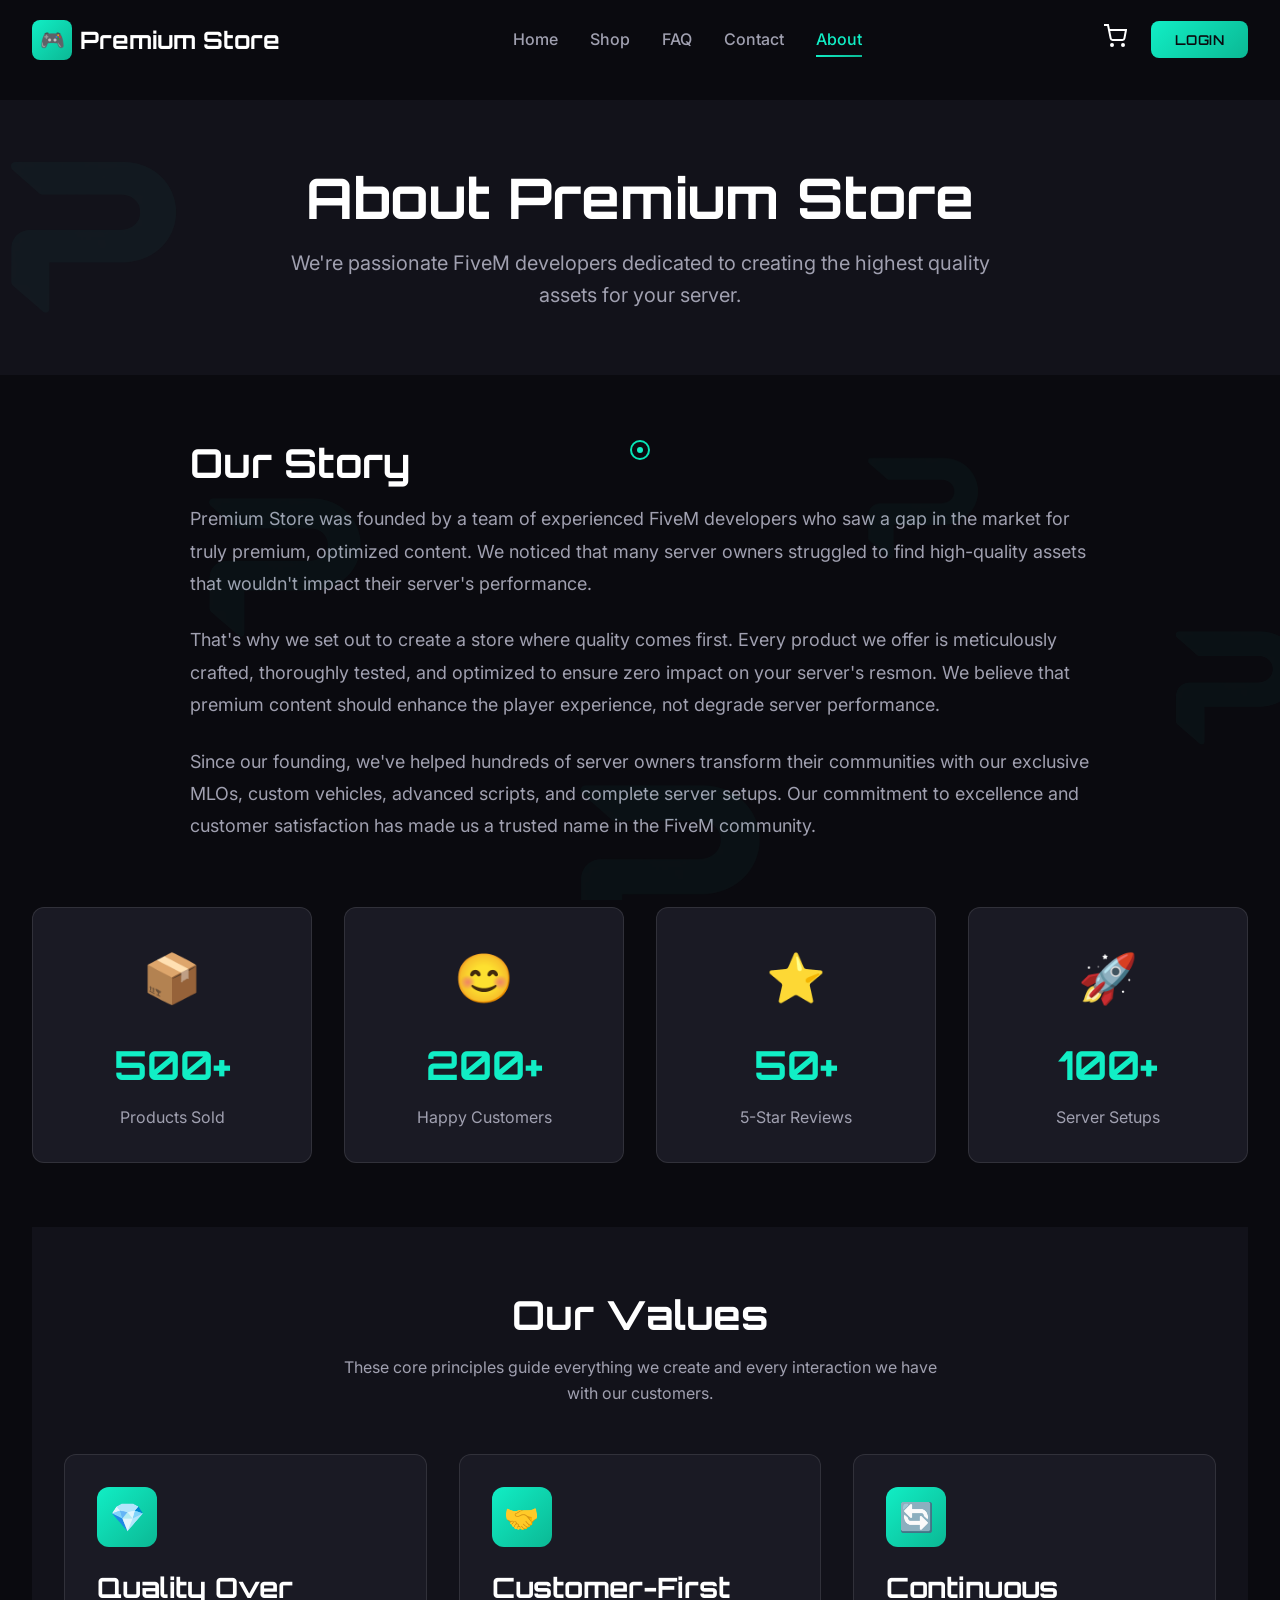
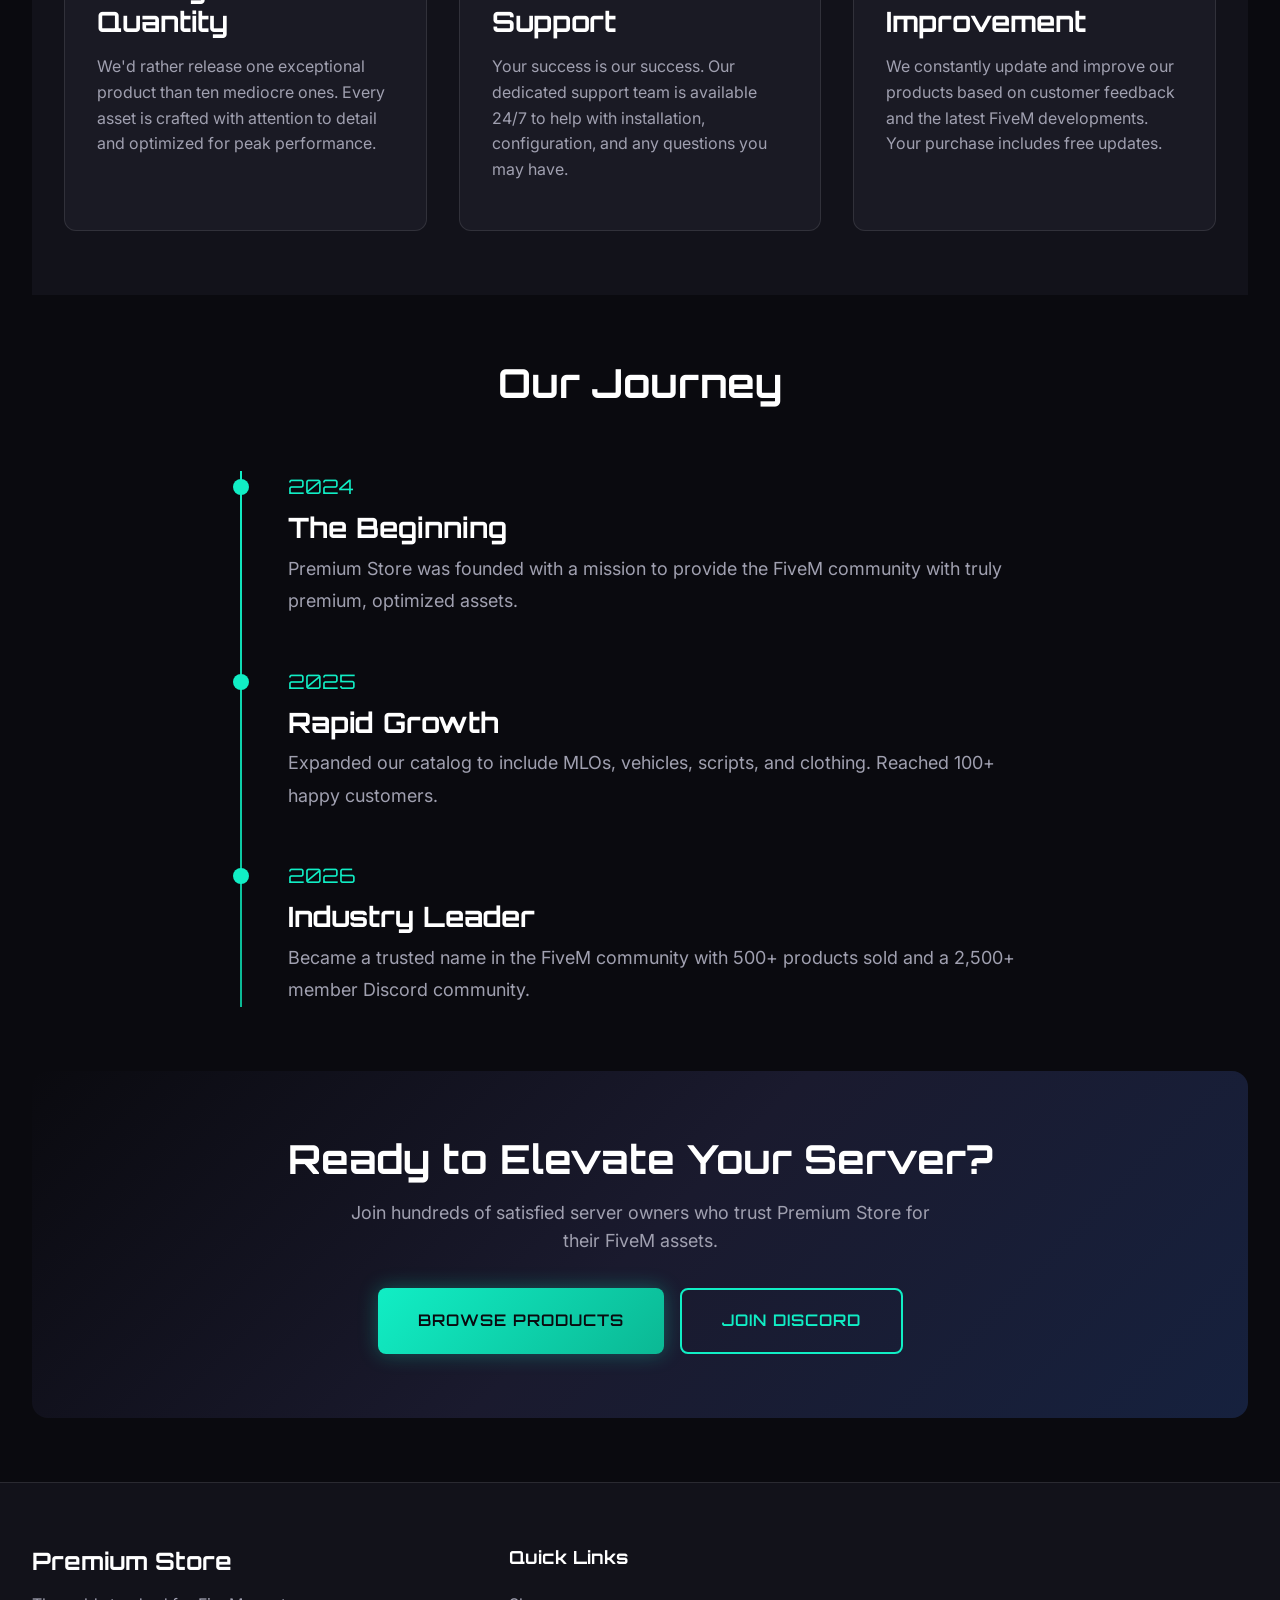
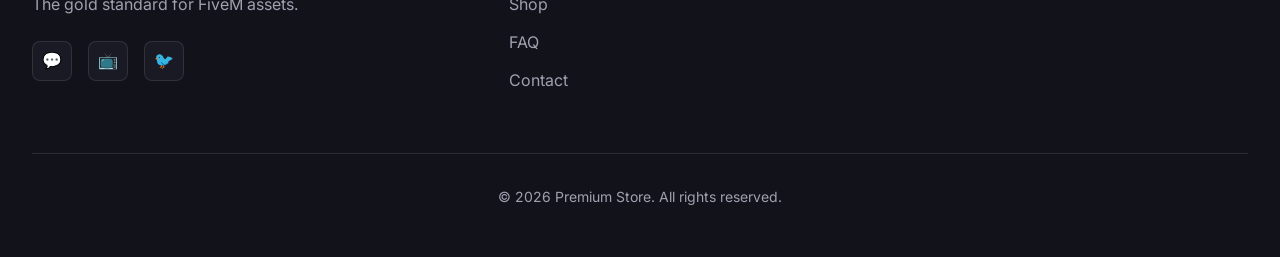
<file: about.html>
<!DOCTYPE html>
<html lang="en">
<head>
  <meta charset="UTF-8">
  <meta name="viewport" content="width=device-width, initial-scale=1.0">
  <meta name="description" content="Learn about Premium Store - Your trusted source for premium FiveM assets.">
  <title>About Us - Premium Store</title>
  <link rel="preconnect" href="https://fonts.googleapis.com">
  <link rel="preconnect" href="https://fonts.gstatic.com" crossorigin>
  <link href="https://fonts.googleapis.com/css2?family=Orbitron:wght@400;500;600;700;800;900&family=Inter:wght@300;400;500;600;700&display=swap" rel="stylesheet">
  <link rel="stylesheet" href="css/style.css">
  <link rel="stylesheet" href="css/components.css">
  <link rel="stylesheet" href="css/auth.css">
  <style>
    .about-page {
      padding-top: 100px;
    }

    .about-hero {
      text-align: center;
      padding: 4rem 0;
      background: var(--bg-secondary);
      margin-bottom: 4rem;
    }

    .about-content {
      max-width: 900px;
      margin: 0 auto;
    }

    .about-content p {
      font-size: 1.125rem;
      line-height: 1.8;
      margin-bottom: 1.5rem;
    }

    .stats-grid {
      display: grid;
      grid-template-columns: repeat(auto-fit, minmax(200px, 1fr));
      gap: 2rem;
      margin: 4rem 0;
    }

    .stat-card {
      background: var(--bg-card);
      border: 1px solid var(--border-color);
      border-radius: 12px;
      padding: 2rem;
      text-align: center;
      transition: all var(--transition-normal);
    }

    .stat-card:hover {
      border-color: var(--accent-primary);
      transform: translateY(-4px);
      box-shadow: var(--shadow-glow);
    }

    .stat-icon {
      font-size: 3rem;
      margin-bottom: 1rem;
    }

    .stat-number {
      font-family: 'Orbitron', sans-serif;
      font-size: 2.5rem;
      font-weight: 700;
      color: var(--accent-primary);
      margin-bottom: 0.5rem;
    }

    .stat-label {
      color: var(--text-secondary);
      font-size: 1rem;
    }

    .values-section {
      background: var(--bg-secondary);
      padding: 4rem 0;
      margin: 4rem 0;
    }

    .values-grid {
      display: grid;
      grid-template-columns: repeat(auto-fit, minmax(280px, 1fr));
      gap: 2rem;
      margin-top: 3rem;
    }

    .value-card {
      background: var(--bg-card);
      border: 1px solid var(--border-color);
      border-radius: 12px;
      padding: 2rem;
    }

    .value-icon {
      width: 60px;
      height: 60px;
      background: var(--gradient-primary);
      border-radius: 12px;
      display: flex;
      align-items: center;
      justify-content: center;
      font-size: 1.75rem;
      margin-bottom: 1.5rem;
    }

    .value-card h3 {
      margin-bottom: 1rem;
    }

    .timeline {
      position: relative;
      max-width: 800px;
      margin: 4rem auto;
      padding-left: 3rem;
    }

    .timeline::before {
      content: '';
      position: absolute;
      left: 0;
      top: 0;
      bottom: 0;
      width: 2px;
      background: var(--gradient-primary);
    }

    .timeline-item {
      position: relative;
      margin-bottom: 3rem;
    }

    .timeline-item::before {
      content: '';
      position: absolute;
      left: -3rem;
      top: 0.5rem;
      width: 16px;
      height: 16px;
      background: var(--accent-primary);
      border-radius: 50%;
      margin-left: -7px;
    }

    .timeline-year {
      font-family: 'Orbitron', sans-serif;
      font-size: 1.25rem;
      color: var(--accent-primary);
      margin-bottom: 0.5rem;
    }

    .timeline-content h3 {
      margin-bottom: 0.5rem;
    }

    .cta-section {
      text-align: center;
      padding: 4rem 2rem;
      background: var(--gradient-hero);
      border-radius: 16px;
      margin: 4rem 0;
    }

    .cta-section h2 {
      margin-bottom: 1rem;
    }

    .cta-section p {
      font-size: 1.125rem;
      margin-bottom: 2rem;
      max-width: 600px;
      margin-left: auto;
      margin-right: auto;
    }
  </style>
</head>
<body>
  <!-- Custom Cursor -->
  <div class="custom-cursor"></div>
  <div class="cursor-dot"></div>
  
  <!-- Navigation -->
  <nav class="navbar">
    <div class="container">
      <a href="index.html" class="navbar-brand">
        <div class="brand-icon">🎮</div>
        <span>Premium Store</span>
      </a>
      
      <ul class="navbar-menu">
        <li><a href="index.html">Home</a></li>
        <li><a href="shop.html">Shop</a></li>
        <li><a href="faq.html">FAQ</a></li>
        <li><a href="contact.html">Contact</a></li>
        <li><a href="about.html" class="active">About</a></li>
      </ul>

      <div class="navbar-actions">
        <div class="cart-icon">
          <svg width="24" height="24" viewBox="0 0 24 24" fill="none" stroke="currentColor" stroke-width="2">
            <circle cx="9" cy="21" r="1"></circle>
            <circle cx="20" cy="21" r="1"></circle>
            <path d="M1 1h4l2.68 13.39a2 2 0 0 0 2 1.61h9.72a2 2 0 0 0 2-1.61L23 6H6"></path>
          </svg>
          <span class="cart-count" style="display: none;">0</span>
        </div>
        
        <!-- Auth Button / Profile Dropdown -->
        <div class="auth-container">
          <button class="auth-btn" id="authBtn">Login</button>
          <div class="profile-dropdown" id="profileDropdown" style="display: none;">
            <div class="profile-trigger" id="profileTrigger">
              <div class="profile-avatar">U</div>
              <span class="profile-username">Username</span>
            </div>
            <div class="dropdown-menu">
              <a href="#" class="dropdown-item">👤 My Profile</a>
              <a href="#" class="dropdown-item">📦 My Orders</a>
              <a href="#" class="dropdown-item">⚙️ Settings</a>
              <div class="dropdown-divider"></div>
              <a href="#" class="dropdown-item logout-btn">🚪 Logout</a>
            </div>
          </div>
        </div>
        
        <div class="menu-toggle">
          <span></span>
          <span></span>
          <span></span>
        </div>
      </div>
    </div>
  </nav>

  <!-- Cart Sidebar -->
  <div class="cart-overlay"></div>
  <div class="cart-sidebar">
    <div class="cart-header">
      <h3>Shopping Cart</h3>
      <button class="modal-close cart-close">&times;</button>
    </div>
    <div class="cart-items"></div>
    <div class="cart-footer">
      <div class="cart-total">
        <span>Total:</span>
        <span class="cart-total-price">€0.00</span>
      </div>
      <div class="currency-converter-collapsible" id="currencyConverter">
        <button class="currency-toggle" onclick="toggleCurrencyConverter()">
          <span class="euro-icon">€</span>
          <span class="toggle-arrow">▼</span>
        </button>
        <div class="currency-dropdown">
          <div class="converter-values">
            <span class="converter-value" id="usd-value">$0.00 USD</span>
            <span class="converter-value" id="rs-value">₹0.00 RS</span>
            <span class="converter-value" id="bdt-value">৳0.00 BDT</span>
          </div>
        </div>
      </div>
      <button class="checkout-btn" onclick="alert('Checkout coming soon!')">Proceed to Checkout</button>
    </div>
  </div>

  <!-- About Page -->
  <section class="about-page">
    <div class="about-hero">
      <div class="container">
        <h1>About Premium Store</h1>
        <p style="font-size: 1.25rem; max-width: 700px; margin: 0 auto;">
          We're passionate FiveM developers dedicated to creating the highest quality assets for your server.
        </p>
      </div>
    </div>

    <div class="container">
      <div class="about-content">
        <h2>Our Story</h2>
        <p>
          Premium Store was founded by a team of experienced FiveM developers who saw a gap in the market for truly premium, optimized content. We noticed that many server owners struggled to find high-quality assets that wouldn't impact their server's performance.
        </p>
        <p>
          That's why we set out to create a store where quality comes first. Every product we offer is meticulously crafted, thoroughly tested, and optimized to ensure zero impact on your server's resmon. We believe that premium content should enhance the player experience, not degrade server performance.
        </p>
        <p>
          Since our founding, we've helped hundreds of server owners transform their communities with our exclusive MLOs, custom vehicles, advanced scripts, and complete server setups. Our commitment to excellence and customer satisfaction has made us a trusted name in the FiveM community.
        </p>
      </div>

      <!-- Stats -->
      <div class="stats-grid">
        <div class="stat-card scroll-animate">
          <div class="stat-icon">📦</div>
          <div class="stat-number">500+</div>
          <div class="stat-label">Products Sold</div>
        </div>
        <div class="stat-card scroll-animate">
          <div class="stat-icon">😊</div>
          <div class="stat-number">200+</div>
          <div class="stat-label">Happy Customers</div>
        </div>
        <div class="stat-card scroll-animate">
          <div class="stat-icon">⭐</div>
          <div class="stat-number">50+</div>
          <div class="stat-label">5-Star Reviews</div>
        </div>
        <div class="stat-card scroll-animate">
          <div class="stat-icon">🚀</div>
          <div class="stat-number">100+</div>
          <div class="stat-label">Server Setups</div>
        </div>
      </div>

      <!-- Values -->
      <div class="values-section">
        <div class="container">
          <h2 class="text-center">Our Values</h2>
          <p class="text-center" style="max-width: 600px; margin: 0 auto;">
            These core principles guide everything we create and every interaction we have with our customers.
          </p>
          
          <div class="values-grid">
            <div class="value-card scroll-animate">
              <div class="value-icon">💎</div>
              <h3>Quality Over Quantity</h3>
              <p>We'd rather release one exceptional product than ten mediocre ones. Every asset is crafted with attention to detail and optimized for peak performance.</p>
            </div>
            
            <div class="value-card scroll-animate">
              <div class="value-icon">🤝</div>
              <h3>Customer-First Support</h3>
              <p>Your success is our success. Our dedicated support team is available 24/7 to help with installation, configuration, and any questions you may have.</p>
            </div>
            
            <div class="value-card scroll-animate">
              <div class="value-icon">🔄</div>
              <h3>Continuous Improvement</h3>
              <p>We constantly update and improve our products based on customer feedback and the latest FiveM developments. Your purchase includes free updates.</p>
            </div>
          </div>
        </div>
      </div>

      <!-- Journey -->
      <div class="about-content">
        <h2 class="text-center">Our Journey</h2>
        
        <div class="timeline">
          <div class="timeline-item scroll-animate">
            <div class="timeline-year">2024</div>
            <div class="timeline-content">
              <h3>The Beginning</h3>
              <p>Premium Store was founded with a mission to provide the FiveM community with truly premium, optimized assets.</p>
            </div>
          </div>
          
          <div class="timeline-item scroll-animate">
            <div class="timeline-year">2025</div>
            <div class="timeline-content">
              <h3>Rapid Growth</h3>
              <p>Expanded our catalog to include MLOs, vehicles, scripts, and clothing. Reached 100+ happy customers.</p>
            </div>
          </div>
          
          <div class="timeline-item scroll-animate">
            <div class="timeline-year">2026</div>
            <div class="timeline-content">
              <h3>Industry Leader</h3>
              <p>Became a trusted name in the FiveM community with 500+ products sold and a 2,500+ member Discord community.</p>
            </div>
          </div>
        </div>
      </div>

      <!-- CTA -->
      <div class="cta-section scroll-animate">
        <h2>Ready to Elevate Your Server?</h2>
        <p>Join hundreds of satisfied server owners who trust Premium Store for their FiveM assets.</p>
        <div style="display: flex; gap: 1rem; justify-content: center; flex-wrap: wrap;">
          <a href="shop.html" class="btn btn-primary btn-large">Browse Products</a>
          <a href="https://discord.gg/422q6dPwVw" target="_blank" class="btn btn-secondary btn-large">Join Discord</a>
        </div>
      </div>
    </div>
  </section>

  <!-- Footer -->
  <footer class="footer">
    <div class="container">
      <div class="footer-grid">
        <div class="footer-brand">
          <h3>Premium Store</h3>
          <p>The gold standard for FiveM assets.</p>
          <div class="social-links">
            <a href="#" class="social-link">💬</a>
            <a href="#" class="social-link">📺</a>
            <a href="#" class="social-link">🐦</a>
          </div>
        </div>
        
        <div class="footer-section">
          <h4>Quick Links</h4>
          <ul class="footer-links">
            <li><a href="shop.html">Shop</a></li>
            <li><a href="faq.html">FAQ</a></li>
            <li><a href="contact.html">Contact</a></li>
          </ul>
        </div>
      </div>
      
      <div class="footer-bottom">
        <p>&copy; 2026 Premium Store. All rights reserved.</p>
      </div>
    </div>
  </footer>

  <!-- Auth Modal -->
<div class="modal auth-modal" id="authModal">
    <div class="modal-content auth-content">
      <button class="modal-close" id="authModalClose">&times;</button>
      
      <div class="auth-header">
        <h2>Welcome to Premium Store</h2>
        <p>Choose your login method to continue</p>
      </div>
      
      <div class="oauth-buttons">
        <button type="button" class="oauth-btn discord-btn" onclick="loginWithDiscord()">
          <span>Login with Discord</span>
        </button>
        
        <button type="button" class="oauth-btn cfx-btn" onclick="loginWithCFX()">
          <img src="assets/images/cfx.png" alt="CFX">
          <span>Login with CFX</span>
        </button>
      </div>
      
      <p class="auth-note">By logging in, you agree to our <a href="terms-of-service.html" class="auth-link">Terms of Service</a> and <a href="privacy-policy.html" class="auth-link">Privacy Policy</a></p>
    </div>
  </div>

  <script src="js/database.js"></script>
  <script src="js/auth.js"></script>
  <script src="js/main.js"></script>
</body>
</html>
</file>
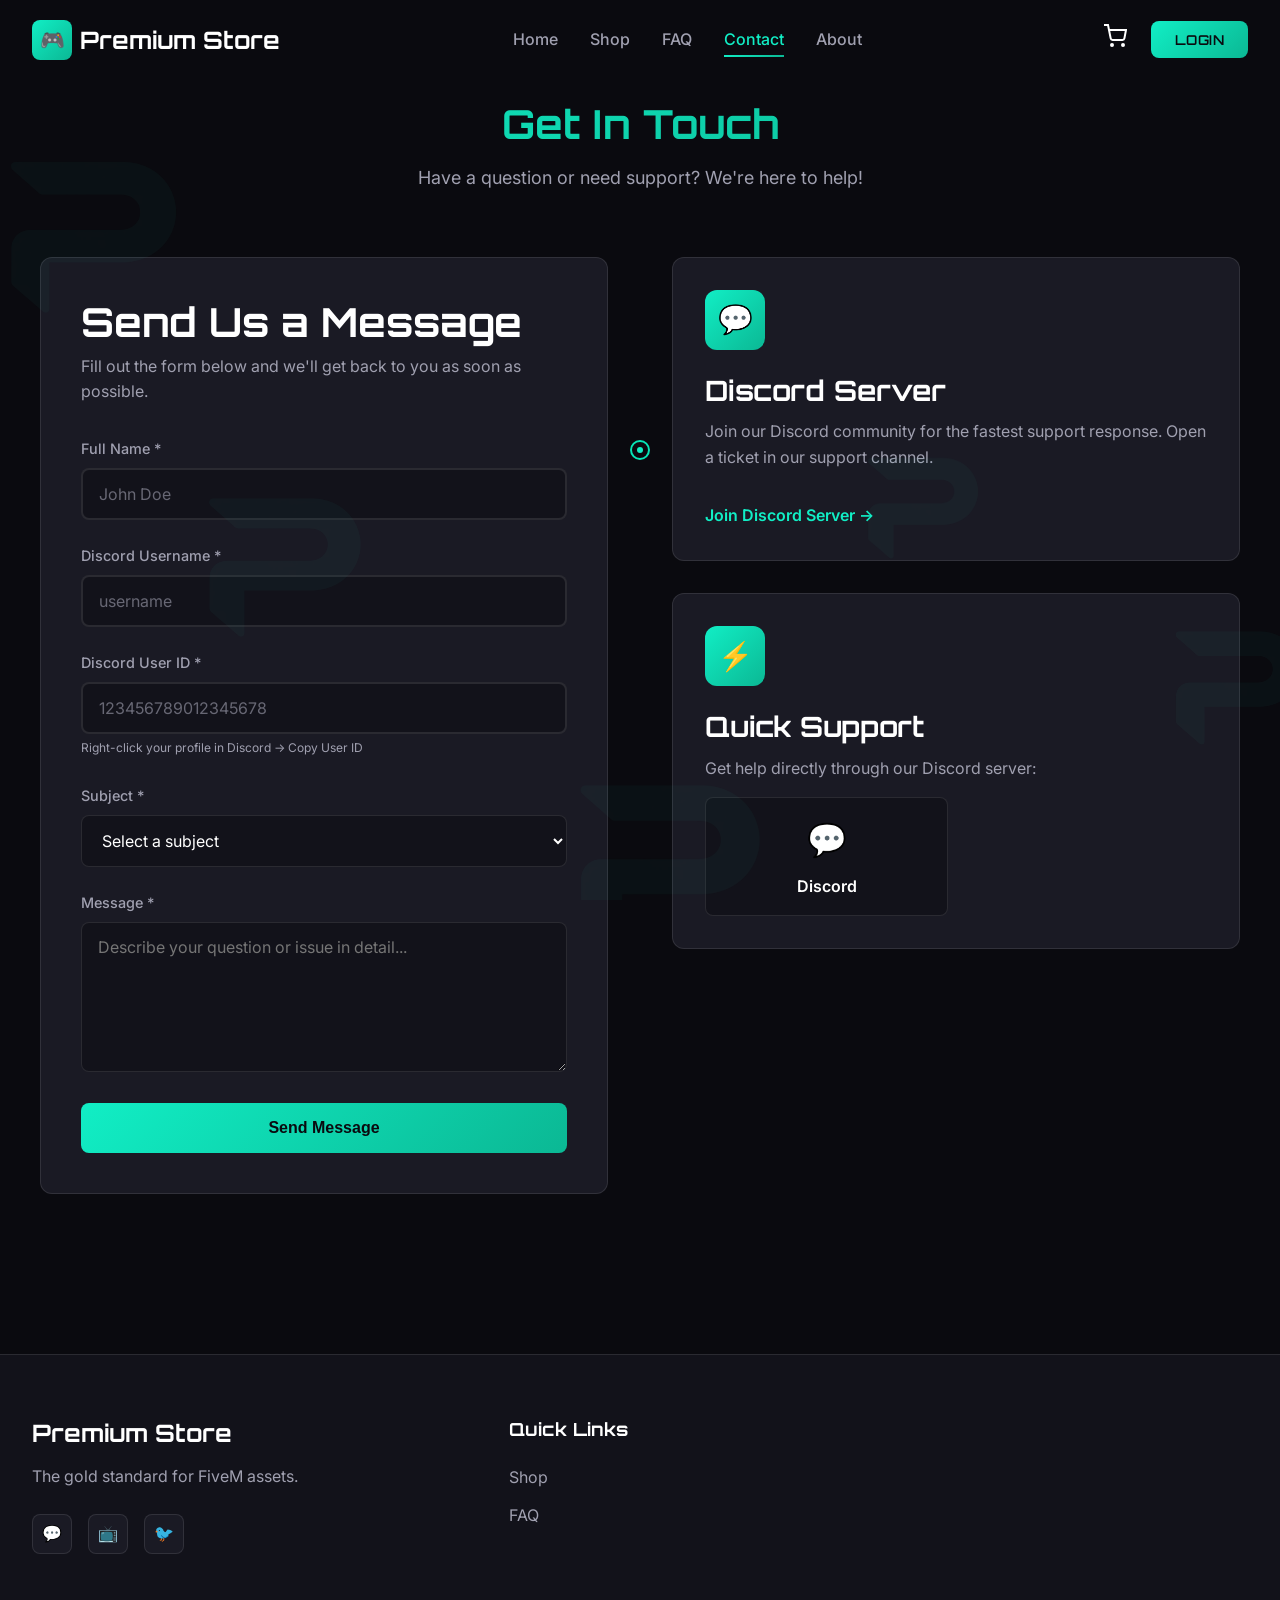
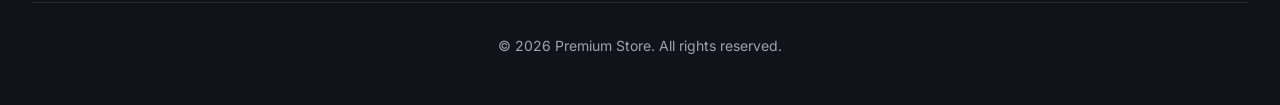
<file: contact.html>
<!DOCTYPE html>
<html lang="en">
<head>
  <meta charset="UTF-8">
  <meta name="viewport" content="width=device-width, initial-scale=1.0">
  <meta name="description" content="Contact Premium Store - Get in touch with our support team.">
  <title>Contact Us - Premium Store</title>
  <link rel="preconnect" href="https://fonts.googleapis.com">
  <link rel="preconnect" href="https://fonts.gstatic.com" crossorigin>
  <link href="https://fonts.googleapis.com/css2?family=Orbitron:wght@400;500;600;700;800;900&family=Inter:wght@300;400;500;600;700&display=swap" rel="stylesheet">
  <link rel="stylesheet" href="css/style.css">
  <link rel="stylesheet" href="css/components.css">
  <link rel="stylesheet" href="css/auth.css">
  <style>
    .contact-page {
      padding-top: 100px;
    }

    .contact-grid {
      display: grid;
      grid-template-columns: 1fr 1fr;
      gap: 4rem;
      max-width: 1200px;
      margin: 0 auto;
    }

    .contact-form-container {
      background: var(--bg-card);
      border: 1px solid var(--border-color);
      border-radius: 12px;
      padding: 2.5rem;
    }

    .contact-form-container h2 {
      margin-bottom: 0.5rem;
    }

    .contact-form-container > p {
      margin-bottom: 2rem;
    }

    .form-group {
      margin-bottom: 1.5rem;
    }

    .form-group label {
      display: block;
      margin-bottom: 0.5rem;
      color: var(--text-secondary);
      font-weight: 500;
    }

    .form-group input,
    .form-group select,
    .form-group textarea {
      width: 100%;
      padding: 0.875rem 1rem;
      background: var(--bg-secondary);
      border: 1px solid var(--border-color);
      border-radius: 8px;
      color: var(--text-primary);
      font-family: 'Inter', sans-serif;
      font-size: 1rem;
      transition: all var(--transition-fast);
    }

    .form-group input:focus,
    .form-group select:focus,
    .form-group textarea:focus {
      outline: none;
      border-color: var(--accent-primary);
      box-shadow: 0 0 0 3px rgba(0, 212, 255, 0.1);
    }

    .form-group textarea {
      min-height: 150px;
      resize: vertical;
    }

    .submit-btn {
      width: 100%;
      padding: 1rem;
      background: var(--gradient-primary);
      color: var(--bg-primary);
      border: none;
      border-radius: 8px;
      font-weight: 700;
      font-size: 1rem;
      cursor: pointer;
      transition: all var(--transition-fast);
    }

    .submit-btn:hover {
      box-shadow: var(--shadow-glow);
      transform: translateY(-2px);
    }

    .contact-info {
      display: flex;
      flex-direction: column;
      gap: 2rem;
    }

    .info-card {
      background: var(--bg-card);
      border: 1px solid var(--border-color);
      border-radius: 12px;
      padding: 2rem;
      transition: all var(--transition-normal);
    }

    .info-card:hover {
      border-color: var(--accent-primary);
      transform: translateY(-4px);
      box-shadow: var(--shadow-glow);
    }

    .info-icon {
      width: 60px;
      height: 60px;
      background: var(--gradient-primary);
      border-radius: 12px;
      display: flex;
      align-items: center;
      justify-content: center;
      font-size: 1.75rem;
      margin-bottom: 1.5rem;
    }

    .info-card h3 {
      margin-bottom: 0.75rem;
    }

    .info-card p {
      margin-bottom: 1rem;
    }

    .info-link {
      display: inline-flex;
      align-items: center;
      gap: 0.5rem;
      color: var(--accent-primary);
      font-weight: 600;
      transition: all var(--transition-fast);
    }

    .info-link:hover {
      gap: 0.75rem;
    }

    .response-time {
      background: rgba(0, 212, 255, 0.1);
      border: 1px solid var(--accent-primary);
      border-radius: 8px;
      padding: 1rem 1.5rem;
      margin-top: 1rem;
    }

    .response-time strong {
      color: var(--accent-primary);
    }

    .contact-methods {
      display: grid;
      grid-template-columns: repeat(2, 1fr);
      gap: 1rem;
      margin-top: 1rem;
    }

    .method-btn {
      padding: 1rem;
      background: var(--bg-secondary);
      border: 1px solid var(--border-color);
      border-radius: 8px;
      text-align: center;
      transition: all var(--transition-fast);
      cursor: pointer;
    }

    .method-btn:hover {
      border-color: var(--accent-primary);
      background: var(--bg-card);
    }

    .method-icon {
      font-size: 2rem;
      margin-bottom: 0.5rem;
    }

    .method-label {
      font-weight: 600;
      color: var(--text-primary);
    }

    @media (max-width: 992px) {
      .contact-grid {
        grid-template-columns: 1fr;
        gap: 3rem;
      }
    }

    @media (max-width: 576px) {
      .contact-methods {
        grid-template-columns: 1fr;
      }
    }
  </style>
</head>
<body>
  <!-- Custom Cursor -->
  <div class="custom-cursor"></div>
  <div class="cursor-dot"></div>
  
  <!-- Navigation -->
  <nav class="navbar">
    <div class="container">
      <a href="index.html" class="navbar-brand">
        <div class="brand-icon">🎮</div>
        <span>Premium Store</span>
      </a>
      
      <ul class="navbar-menu">
        <li><a href="index.html">Home</a></li>
        <li><a href="shop.html">Shop</a></li>
        <li><a href="faq.html">FAQ</a></li>
        <li><a href="contact.html" class="active">Contact</a></li>
        <li><a href="about.html">About</a></li>
      </ul>

      <div class="navbar-actions">
        <div class="cart-icon">
          <svg width="24" height="24" viewBox="0 0 24 24" fill="none" stroke="currentColor" stroke-width="2">
            <circle cx="9" cy="21" r="1"></circle>
            <circle cx="20" cy="21" r="1"></circle>
            <path d="M1 1h4l2.68 13.39a2 2 0 0 0 2 1.61h9.72a2 2 0 0 0 2-1.61L23 6H6"></path>
          </svg>
          <span class="cart-count" style="display: none;">0</span>
        </div>
        
        <!-- Auth Button / Profile Dropdown -->
        <div class="auth-container">
          <button class="auth-btn" id="authBtn">Login</button>
          <div class="profile-dropdown" id="profileDropdown" style="display: none;">
            <div class="profile-trigger" id="profileTrigger">
              <div class="profile-avatar">U</div>
              <span class="profile-username">Username</span>
            </div>
            <div class="dropdown-menu">
              <a href="#" class="dropdown-item">👤 My Profile</a>
              <a href="#" class="dropdown-item">📦 My Orders</a>
              <a href="#" class="dropdown-item">⚙️ Settings</a>
              <div class="dropdown-divider"></div>
              <a href="#" class="dropdown-item logout-btn">🚪 Logout</a>
            </div>
          </div>
        </div>
        
        <div class="menu-toggle">
          <span></span>
          <span></span>
          <span></span>
        </div>
      </div>
    </div>
  </nav>

  <!-- Cart Sidebar -->
  <div class="cart-overlay"></div>
  <div class="cart-sidebar">
    <div class="cart-header">
      <h3>Shopping Cart</h3>
      <button class="modal-close cart-close">&times;</button>
    </div>
    <div class="cart-items"></div>
    <div class="cart-footer">
      <div class="cart-total">
        <span>Total:</span>
        <span class="cart-total-price">€0.00</span>
      </div>
      <div class="currency-converter-collapsible" id="currencyConverter">
        <button class="currency-toggle" onclick="toggleCurrencyConverter()">
          <span class="euro-icon">€</span>
          <span class="toggle-arrow">▼</span>
        </button>
        <div class="currency-dropdown">
          <div class="converter-values">
            <span class="converter-value" id="usd-value">$0.00 USD</span>
            <span class="converter-value" id="rs-value">₹0.00 RS</span>
            <span class="converter-value" id="bdt-value">৳0.00 BDT</span>
          </div>
        </div>
      </div>
      <button class="checkout-btn" onclick="alert('Checkout coming soon!')">Proceed to Checkout</button>
    </div>
  </div>

  <!-- Contact Page -->
  <section class="contact-page section">
    <div class="container">
      <div class="section-header">
        <h2>Get In Touch</h2>
        <p>Have a question or need support? We're here to help!</p>
      </div>

      <div class="contact-grid">
        <!-- Contact Form -->
        <div class="contact-form-container scroll-animate">
          <h2>Send Us a Message</h2>
          <p>Fill out the form below and we'll get back to you as soon as possible.</p>
          
          <form id="contact-form">
            <div class="form-group">
              <label for="name">Full Name *</label>
              <input type="text" id="name" name="name" required placeholder="John Doe">
            </div>

            <div class="form-group">
              <label for="discord">Discord Username *</label>
              <input type="text" id="discord" name="discord" required placeholder="username">
            </div>

            <div class="form-group">
              <label for="discord-id">Discord User ID *</label>
              <input type="text" id="discord-id" name="discord-id" required placeholder="123456789012345678" pattern="[0-9]{17,19}">
              <small style="color: var(--text-secondary); font-size: 0.75rem;">Right-click your profile in Discord → Copy User ID</small>
            </div>

            <div class="form-group">
              <label for="subject">Subject *</label>
              <select id="subject" name="subject" required>
                <option value="">Select a subject</option>
                <option value="support">Technical Support</option>
                <option value="pre-sale">Pre-Sale Question</option>
                <option value="custom">Custom Work Request</option>
                <option value="refund">Refund Request</option>
                <option value="bug">Bug Report</option>
                <option value="other">Other</option>
              </select>
            </div>

            <div class="form-group">
              <label for="message">Message *</label>
              <textarea id="message" name="message" required placeholder="Describe your question or issue in detail..."></textarea>
            </div>

            <button type="submit" class="submit-btn">Send Message</button>
          </form>
        </div>

        <!-- Contact Info -->
        <div class="contact-info">
          <div class="info-card scroll-animate">
            <div class="info-icon">💬</div>
            <h3>Discord Server</h3>
            <p>Join our Discord community for the fastest support response. Open a ticket in our support channel.</p>
            <a href="https://discord.gg/422q6dPwVw" target="_blank" class="info-link" style="margin-top: 1rem;">
              Join Discord Server →
            </a>
          </div>

          <div class="info-card scroll-animate">
            <div class="info-icon">⚡</div>
            <h3>Quick Support</h3>
            <p>Get help directly through our Discord server:</p>
            <div class="contact-methods" style="margin-top: 1rem;">
              <div class="method-btn" onclick="window.open('https://discord.gg/422q6dPwVw', '_blank')">
                <div class="method-icon">💬</div>
                <div class="method-label">Discord</div>
              </div>
            </div>
          </div>
        </div>
      </div>
    </div>
  </section>

  <!-- Footer -->
  <footer class="footer">
    <div class="container">
      <div class="footer-grid">
        <div class="footer-brand">
          <h3>Premium Store</h3>
          <p>The gold standard for FiveM assets.</p>
          <div class="social-links">
            <a href="#" class="social-link">💬</a>
            <a href="#" class="social-link">📺</a>
            <a href="#" class="social-link">🐦</a>
          </div>
        </div>
        
        <div class="footer-section">
          <h4>Quick Links</h4>
          <ul class="footer-links">
            <li><a href="shop.html">Shop</a></li>
            <li><a href="faq.html">FAQ</a></li>
          </ul>
        </div>
      </div>
      
      <div class="footer-bottom">
        <p>&copy; 2026 Premium Store. All rights reserved.</p>
      </div>
    </div>
  </footer>

  <!-- Auth Modal -->
<div class="modal auth-modal" id="authModal">
    <div class="modal-content auth-content">
      <button class="modal-close" id="authModalClose">&times;</button>
      
      <div class="auth-header">
        <h2>Welcome to Premium Store</h2>
        <p>Choose your login method to continue</p>
      </div>
      
      <div class="oauth-buttons">
        <button type="button" class="oauth-btn discord-btn" onclick="loginWithDiscord()">
          <span>Login with Discord</span>
        </button>
        
        <button type="button" class="oauth-btn cfx-btn" onclick="loginWithCFX()">
          <img src="assets/images/cfx.png" alt="CFX">
          <span>Login with CFX</span>
        </button>
      </div>
      
      <p class="auth-note">By logging in, you agree to our <a href="terms-of-service.html" class="auth-link">Terms of Service</a> and <a href="privacy-policy.html" class="auth-link">Privacy Policy</a></p>
    </div>
  </div>

  <script src="js/database.js"></script>
  <script src="js/auth.js"></script>
  <script src="js/main.js"></script>
  <script>
    // Discord Webhook Configuration
    const DISCORD_WEBHOOK_URL = 'https://discord.com/api/webhooks/1492761279184764988/N1s7csIbQHXG6NcgfMOFf3-kT7A9PnWjiaATyZF8e-M7plzQBS8HuL-UNVaHknOWnGwd';

    // Contact Form Submission with Discord Webhook
    document.addEventListener('DOMContentLoaded', () => {
      const contactForm = document.getElementById('contact-form');
      
      contactForm.addEventListener('submit', async (e) => {
        e.preventDefault();
        
        // Get form data
        const formData = {
          name: document.getElementById('name').value,
          discord: document.getElementById('discord').value,
          discordId: document.getElementById('discord-id').value,
          subject: document.getElementById('subject').value,
          message: document.getElementById('message').value,
          timestamp: new Date().toISOString()
        };

        // Send to Discord webhook
        await sendToDiscordWebhook(formData);
        
        // Show success modal
        showSuccessModal();
        
        // Reset form
        contactForm.reset();
      });
    });

    // Show success modal function
        function showSuccessModal() {
          const successModal = document.getElementById('successModal');
          if (successModal) {
            successModal.classList.add('active');
          }
        }
    
        async function sendToDiscordWebhook(formData) {
      // Subject mapping for better display
      const subjectLabels = {
        'support': 'Technical Support',
        'pre-sale': 'Pre-Sale Question',
        'custom': 'Custom Work Request',
        'refund': 'Refund Request',
        'bug': 'Bug Report',
        'other': 'Other'
      };

      const embed = {
        title: '📨 New Contact Form Submission',
        color: 0x11eec5, // Teal color matching theme
        fields: [
          {
            name: '👤 Name',
            value: formData.name || 'Not provided',
            inline: true
          },
          {
            name: '💬 Discord',
            value: formData.discord || 'Not provided',
            inline: true
          },
          {
            name: '🆔 Discord User ID',
            value: `<@${formData.discordId}>` || 'Not provided',
            inline: false
          },
          {
            name: '📝 Subject',
            value: subjectLabels[formData.subject] || formData.subject,
            inline: false
          },
          {
            name: '📄 Message',
            value: formData.message.length > 1024 ? formData.message.substring(0, 1021) + '...' : formData.message,
            inline: false
          }
        ],
        footer: {
          text: 'Premium Store Contact Form'
        },
        timestamp: formData.timestamp
      };

      const payload = {
        username: 'Premium Store Contact Bot',
        avatar_url: 'https://your-logo-url-here.png',
        embeds: [embed]
      };

      try {
        // Check if webhook URL is configured
        if (DISCORD_WEBHOOK_URL === 'YOUR_DISCORD_WEBHOOK_URL_HERE') {
          console.log('Discord webhook not configured. Form data:', formData);
          return;
        }

        const response = await fetch(DISCORD_WEBHOOK_URL, {
          method: 'POST',
          headers: {
            'Content-Type': 'application/json'
          },
          body: JSON.stringify(payload)
        });

        if (!response.ok) {
          throw new Error('Failed to send webhook');
        }

        console.log('Message sent to Discord successfully');
      } catch (error) {
        console.error('Error sending to Discord:', error);
        // Still show success to user even if webhook fails
      }
    }
  </script>
  <!-- Success Modal -->
  <div class="modal success-modal" id="successModal">
    <div class="modal-content success-content">
      <div class="success-icon">✓</div>
      <h2>Message Sent Successfully!</h2>
      <p>Your message has been sent to our team. We'll get back to you soon!</p>
      <p style="color: var(--text-secondary); margin-top: 1rem;">To proceed, please join our Discord server:</p>
      <a href="https://discord.gg/422q6dPwVw" target="_blank" class="join-discord-btn">
        <span>💬</span> Join Discord to Proceed
      </a>
    </div>
  </div>

</body>
</html>
</file>
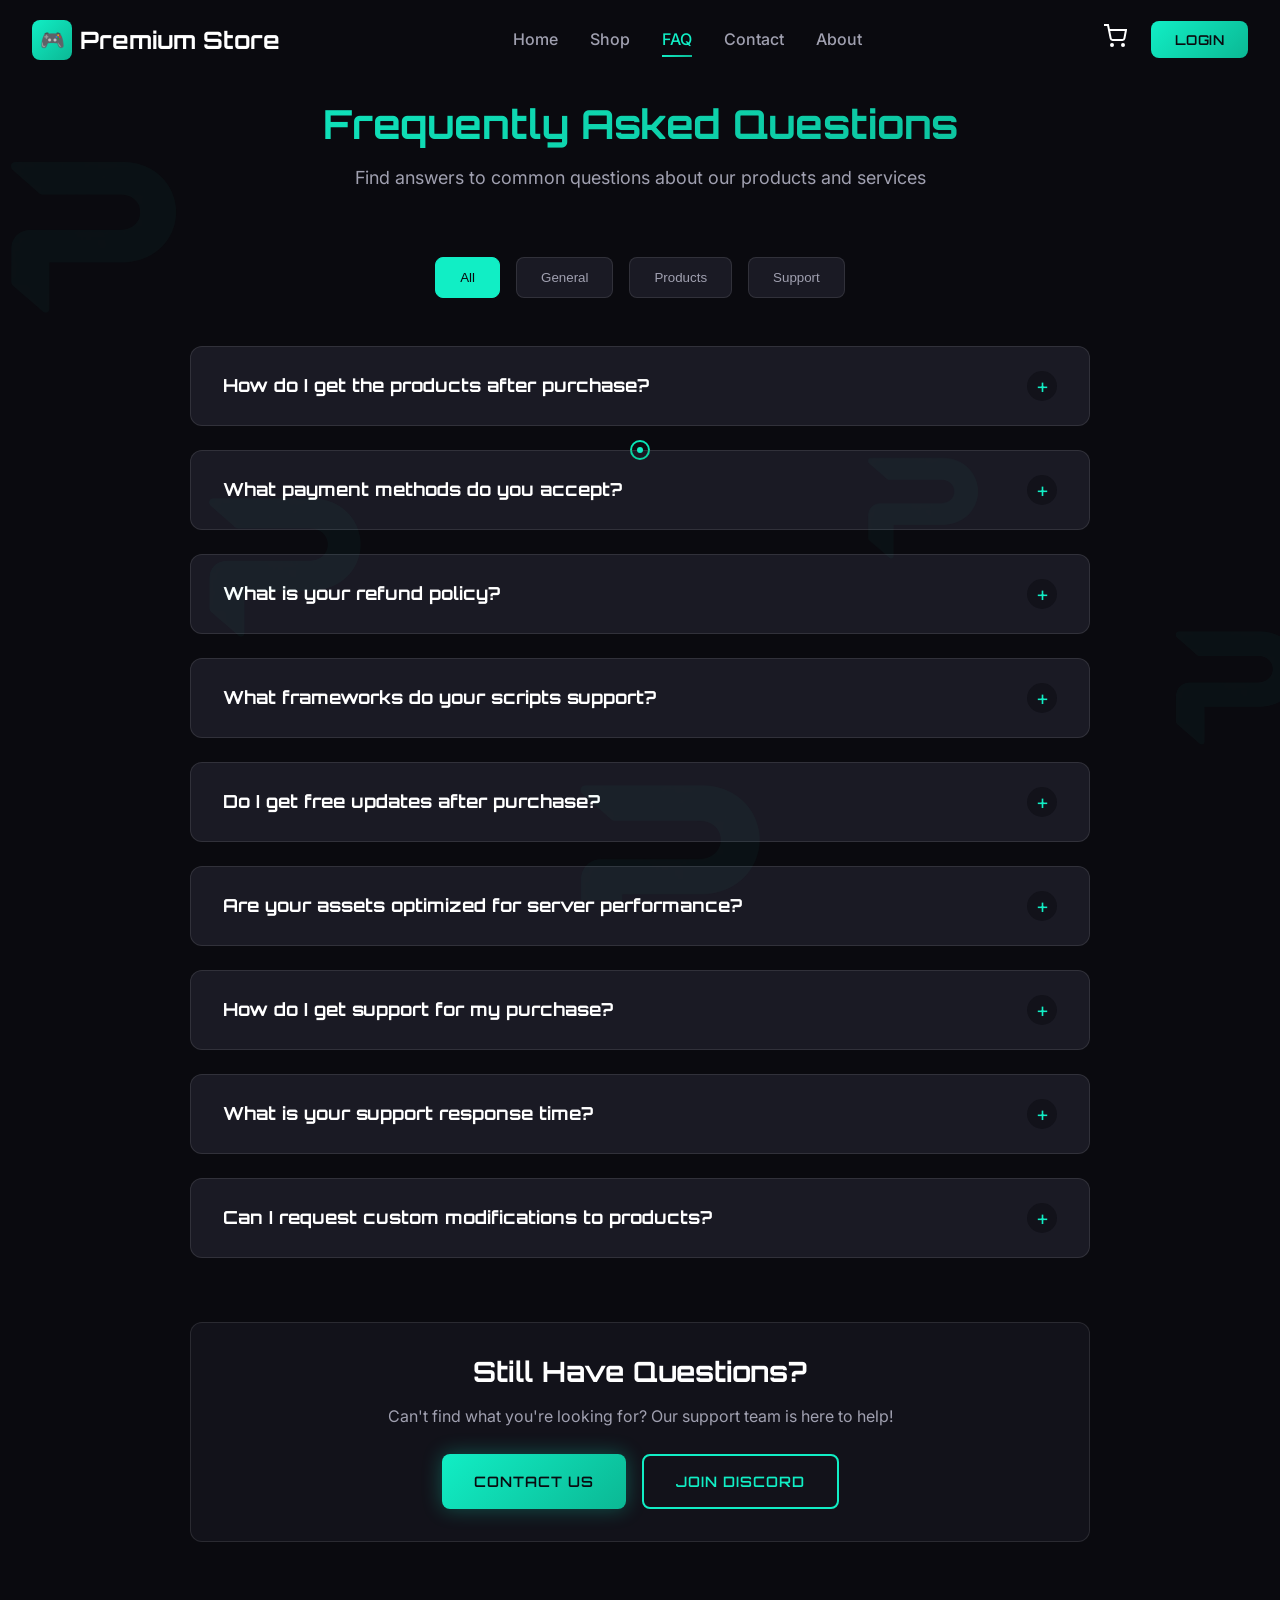
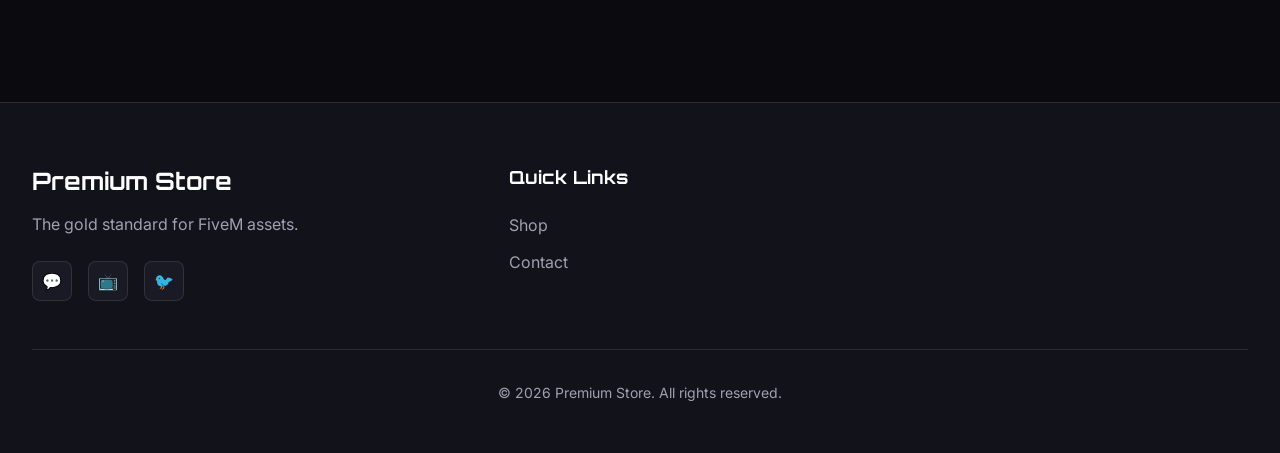
<file: faq.html>
<!DOCTYPE html>
<html lang="en">
<head>
  <meta charset="UTF-8">
  <meta name="viewport" content="width=device-width, initial-scale=1.0">
  <meta name="description" content="Frequently asked questions about Premium Store - FiveM Premium Assets.">
  <title>FAQ - Premium Store</title>
  <link rel="preconnect" href="https://fonts.googleapis.com">
  <link rel="preconnect" href="https://fonts.gstatic.com" crossorigin>
  <link href="https://fonts.googleapis.com/css2?family=Orbitron:wght@400;500;600;700;800;900&family=Inter:wght@300;400;500;600;700&display=swap" rel="stylesheet">
  <link rel="stylesheet" href="css/style.css">
  <link rel="stylesheet" href="css/components.css">
  <link rel="stylesheet" href="css/auth.css">
  <style>
    .faq-page {
      padding-top: 100px;
    }

    .faq-container {
      max-width: 900px;
      margin: 0 auto;
    }

    .faq-item {
      background: var(--bg-card);
      border: 1px solid var(--border-color);
      border-radius: 12px;
      margin-bottom: 1.5rem;
      overflow: hidden;
      transition: all var(--transition-normal);
    }

    .faq-item:hover {
      border-color: var(--accent-primary);
    }

    .faq-question {
      padding: 1.5rem 2rem;
      cursor: pointer;
      display: flex;
      align-items: center;
      justify-content: space-between;
      gap: 1rem;
      user-select: none;
    }

    .faq-question h3 {
      margin: 0;
      font-size: 1.125rem;
      flex: 1;
    }

    .faq-icon {
      width: 30px;
      height: 30px;
      background: var(--bg-secondary);
      border-radius: 50%;
      display: flex;
      align-items: center;
      justify-content: center;
      font-size: 1.25rem;
      color: var(--accent-primary);
      transition: transform var(--transition-fast);
      flex-shrink: 0;
    }

    .faq-item.active .faq-icon {
      transform: rotate(45deg);
    }

    .faq-answer {
      max-height: 0;
      overflow: hidden;
      transition: max-height var(--transition-normal);
    }

    .faq-item.active .faq-answer {
      max-height: 500px;
    }

    .faq-answer-content {
      padding: 0 2rem 1.5rem;
      color: var(--text-secondary);
      line-height: 1.8;
    }

    .faq-answer-content p {
      margin-bottom: 1rem;
    }

    .faq-answer-content ul {
      margin-left: 1.5rem;
      margin-bottom: 1rem;
    }

    .faq-answer-content li {
      margin-bottom: 0.5rem;
    }

    .faq-categories {
      display: flex;
      gap: 1rem;
      margin-bottom: 3rem;
      flex-wrap: wrap;
      justify-content: center;
    }

    .faq-category-btn {
      padding: 0.75rem 1.5rem;
      background: var(--bg-card);
      border: 1px solid var(--border-color);
      border-radius: 8px;
      color: var(--text-secondary);
      cursor: pointer;
      transition: all var(--transition-fast);
      font-weight: 500;
    }

    .faq-category-btn:hover,
    .faq-category-btn.active {
      background: var(--accent-primary);
      border-color: var(--accent-primary);
      color: var(--bg-primary);
    }

    .support-box {
      background: var(--bg-secondary);
      border: 1px solid var(--border-color);
      border-radius: 12px;
      padding: 2rem;
      margin-top: 4rem;
      text-align: center;
    }

    .support-box h3 {
      margin-bottom: 1rem;
    }

    .support-box p {
      margin-bottom: 1.5rem;
    }
  </style>
</head>
<body>
  <!-- Custom Cursor -->
  <div class="custom-cursor"></div>
  <div class="cursor-dot"></div>
  
  <!-- Navigation -->
  <nav class="navbar">
    <div class="container">
      <a href="index.html" class="navbar-brand">
        <div class="brand-icon">🎮</div>
        <span>Premium Store</span>
      </a>
      
      <ul class="navbar-menu">
        <li><a href="index.html">Home</a></li>
        <li><a href="shop.html">Shop</a></li>
        <li><a href="faq.html" class="active">FAQ</a></li>
        <li><a href="contact.html">Contact</a></li>
        <li><a href="about.html">About</a></li>
      </ul>

      <div class="navbar-actions">
        <div class="cart-icon">
          <svg width="24" height="24" viewBox="0 0 24 24" fill="none" stroke="currentColor" stroke-width="2">
            <circle cx="9" cy="21" r="1"></circle>
            <circle cx="20" cy="21" r="1"></circle>
            <path d="M1 1h4l2.68 13.39a2 2 0 0 0 2 1.61h9.72a2 2 0 0 0 2-1.61L23 6H6"></path>
          </svg>
          <span class="cart-count" style="display: none;">0</span>
        </div>
        
        <!-- Auth Button / Profile Dropdown -->
        <div class="auth-container">
          <button class="auth-btn" id="authBtn">Login</button>
          <div class="profile-dropdown" id="profileDropdown" style="display: none;">
            <div class="profile-trigger" id="profileTrigger">
              <div class="profile-avatar">U</div>
              <span class="profile-username">Username</span>
            </div>
            <div class="dropdown-menu">
              <a href="#" class="dropdown-item">👤 My Profile</a>
              <a href="#" class="dropdown-item">📦 My Orders</a>
              <a href="#" class="dropdown-item">⚙️ Settings</a>
              <div class="dropdown-divider"></div>
              <a href="#" class="dropdown-item logout-btn">🚪 Logout</a>
            </div>
          </div>
        </div>
        
        <div class="menu-toggle">
          <span></span>
          <span></span>
          <span></span>
        </div>
      </div>
    </div>
  </nav>

  <!-- Cart Sidebar -->
  <div class="cart-overlay"></div>
  <div class="cart-sidebar">
    <div class="cart-header">
      <h3>Shopping Cart</h3>
      <button class="modal-close cart-close">&times;</button>
    </div>
    <div class="cart-items"></div>
    <div class="cart-footer">
      <div class="cart-total">
        <span>Total:</span>
        <span class="cart-total-price">€0.00</span>
      </div>
      <div class="currency-converter-collapsible" id="currencyConverter">
        <button class="currency-toggle" onclick="toggleCurrencyConverter()">
          <span class="euro-icon">€</span>
          <span class="toggle-arrow">▼</span>
        </button>
        <div class="currency-dropdown">
          <div class="converter-values">
            <span class="converter-value" id="usd-value">$0.00 USD</span>
            <span class="converter-value" id="rs-value">₹0.00 RS</span>
            <span class="converter-value" id="bdt-value">৳0.00 BDT</span>
          </div>
        </div>
      </div>
      <button class="checkout-btn" onclick="alert('Checkout coming soon!')">Proceed to Checkout</button>
    </div>
  </div>

  <!-- FAQ Page -->
  <section class="faq-page section">
    <div class="container">
      <div class="section-header">
        <h2>Frequently Asked Questions</h2>
        <p>Find answers to common questions about our products and services</p>
      </div>

      <div class="faq-container">
        <div class="faq-categories">
          <button class="faq-category-btn active" data-category="all">All</button>
          <button class="faq-category-btn" data-category="general">General</button>
          <button class="faq-category-btn" data-category="products">Products</button>
          <button class="faq-category-btn" data-category="support">Support</button>
        </div>

        <!-- General FAQs -->
        <div class="faq-item" data-category="general">
          <div class="faq-question">
            <h3>How do I get the products after purchase?</h3>
            <div class="faq-icon">+</div>
          </div>
          <div class="faq-answer">
            <div class="faq-answer-content">
              <p>After completing your purchase, you'll receive instant access to download your files in your Cfx account. Each product comes with detailed installation instructions. Here's the general process:</p>
              <ul>
                <li>Download the product files from your Cfx assets portal</li>
                <li>Extract the archive to your server's resources folder</li>
                <li>Add the resource to your server.cfg file</li>
                <li>Restart your server or run the refresh command</li>
                <li>Start the resource using "ensure [resource-name]"</li>
              </ul>
              <p>If you encounter any issues, our support team is available 24/7 on Discord to help you through the installation process.</p>
            </div>
          </div>
        </div>

        <div class="faq-item" data-category="general">
          <div class="faq-question">
            <h3>What payment methods do you accept?</h3>
            <div class="faq-icon">+</div>
          </div>
          <div class="faq-answer">
            <div class="faq-answer-content">
              <p>We accept multiple payment methods for your convenience:</p>
              <ul>
                <li><strong>PayPal:</strong> Secure and widely trusted</li>
                <li><strong>Credit/Debit Cards:</strong> Visa, Mastercard, American Express</li>
                <li><strong>Cryptocurrency:</strong> Bitcoin, Ethereum (coming soon)</li>
                <li><strong>Discord Nitro:</strong> Select regions only</li>
              </ul>
              <p>All transactions are processed securely through our payment partners. You'll receive your files immediately after payment confirmation.</p>
            </div>
          </div>
        </div>

        <div class="faq-item" data-category="general">
          <div class="faq-question">
            <h3>What is your refund policy?</h3>
            <div class="faq-icon">+</div>
          </div>
          <div class="faq-answer">
            <div class="faq-answer-content">
              <p>We want you to be completely satisfied with your purchase. Our refund policy is as follows:</p>
              <ul>
                <li><strong>24-hour refund window:</strong> Request a refund within a day of purchase</li>
                <li><strong>Valid reasons:</strong> Product doesn't work as described, major bugs not disclosed</li>
                <li><strong>Digital products:</strong> Due to the nature of digital products, refunds are evaluated case-by-case</li>
              </ul>
              <p>To request a refund, open a support ticket on our Discord server with your order details and reason for the refund. Our team will review your request within 24-48 hours.</p>
            </div>
          </div>
        </div>

        <!-- Product FAQs -->
        <div class="faq-item" data-category="products">
          <div class="faq-question">
            <h3>What frameworks do your scripts support?</h3>
            <div class="faq-icon">+</div>
          </div>
          <div class="faq-answer">
            <div class="faq-answer-content">
              <p>Our scripts support the most popular FiveM frameworks:</p>
              <ul>
                <li><strong>QB-Core:</strong> Full compatibility with latest version</li>
                <li><strong>ESX:</strong> Supported on selected scripts (check product page)</li>
                <li><strong>QBOX:</strong> Many scripts work with QBOX frameworks</li>
                <li><strong>Standalone:</strong> Some scripts are framework-agnostic</li>
              </ul>
              <p>Each product page clearly indicates which frameworks are supported. If you're unsure, feel free to ask our support team before purchasing.</p>
            </div>
          </div>
        </div>

        <div class="faq-item" data-category="products">
          <div class="faq-question">
            <h3>Do I get free updates after purchase?</h3>
            <div class="faq-icon">+</div>
          </div>
          <div class="faq-answer">
            <div class="faq-answer-content">
              <p>Yes! All our products come with free lifetime updates. When we release improvements, bug fixes, or new features:</p>
              <ul>
                <li>You'll be notified via Discord</li>
                <li>Updated files will be available in your account portal</li>
                <li>Update instructions are included with each release</li>
                <li>Major updates include migration guides if needed</li>
              </ul>
              <p>We continuously improve our products based on customer feedback and FiveM platform updates.</p>
            </div>
          </div>
        </div>

        <div class="faq-item" data-category="products">
          <div class="faq-question">
            <h3>Are your assets optimized for server performance?</h3>
            <div class="faq-icon">+</div>
          </div>
          <div class="faq-answer">
            <div class="faq-answer-content">
              <p>Absolutely! Optimization is one of our core principles:</p>
              <ul>
                <li><strong>MLOs:</strong> Optimized LODs, proper occlusion, minimal draw calls</li>
                <li><strong>Vehicles:</strong> Reasonable poly counts, optimized textures, custom handling</li>
                <li><strong>Scripts:</strong> Zero resmon impact when idle, efficient code structure</li>
                <li><strong>Clothing:</strong> Optimized textures, proper streaming</li>
              </ul>
              <p>Every product is tested on live servers before release to ensure it meets our performance standards. We typically aim for less than 0.01ms resmon for scripts.</p>
            </div>
          </div>
        </div>

        <!-- Support FAQs -->
        <div class="faq-item" data-category="support">
          <div class="faq-question">
            <h3>How do I get support for my purchase?</h3>
            <div class="faq-icon">+</div>
          </div>
          <div class="faq-answer">
            <div class="faq-answer-content">
              <!-- <p>We offer multiple support channels:</p> -->
              <p>Our support channels:</p>
              <ul>
                <li><strong>Discord (Recommended):</strong> Join our server and open a support ticket</li>
                <!-- <li><strong>Email:</strong> support@premiumstor.com</li> -->
                <li><strong>Response Time:</strong> Typically within 24 hours. But we are trying to respond within 1-4 hours during business hours</li>
              </ul>
              <p>When opening a ticket, please include:</p>
              <ul>
                <li>Your order number</li>
                <li>Product name and version</li>
                <li>Detailed description of the issue</li>
                <li>Screenshots or videos (if applicable)</li>
                <li>Server framework and version</li>
              </ul>
            </div>
          </div>
        </div>

        <div class="faq-item" data-category="support">
          <div class="faq-question">
            <h3>What is your support response time?</h3>
            <div class="faq-icon">+</div>
          </div>
          <div class="faq-answer">
            <div class="faq-answer-content">
              <p>We pride ourselves on fast, helpful support:</p>
              <ul>
                <li><strong>Business Hours (9 AM - 11 PM EST):</strong> 1-2 hour response time</li>
                <li><strong>Off Hours:</strong> 4-8 hour response time</li>
                <li><strong>Urgent Issues:</strong> Priority support available for critical bugs</li>
              </ul>
              <p>Our support team consists of experienced developers who can help with installation, configuration, and troubleshooting. We're committed to resolving your issues as quickly as possible.</p>
            </div>
          </div>
        </div>

        <div class="faq-item" data-category="support">
          <div class="faq-question">
            <h3>Can I request custom modifications to products?</h3>
            <div class="faq-icon">+</div>
          </div>
          <div class="faq-answer">
            <div class="faq-answer-content">
              <p>Yes! We offer custom modification services for an additional fee:</p>
              <ul>
                <li><strong>Minor changes:</strong> Color swaps, text changes, small adjustments</li>
                <li><strong>Major modifications:</strong> Custom features, framework conversion, integration</li>
                <li><strong>Completely custom work:</strong> Bespoke assets built from scratch</li>
              </ul>
              <p>To request custom work, open a support ticket on Discord with your requirements. We'll provide a quote and timeline based on the scope of work. Custom work typically takes 3-14 days depending on complexity.</p>
            </div>
          </div>
        </div>

        <!-- Support Box -->
        <div class="support-box scroll-animate">
          <h3>Still Have Questions?</h3>
          <p>Can't find what you're looking for? Our support team is here to help!</p>
          <div style="display: flex; gap: 1rem; justify-content: center; flex-wrap: wrap;">
            <a href="contact.html" class="btn btn-primary">Contact Us</a>
            <a href="https://discord.gg/422q6dPwVw" target="_blank" class="btn btn-secondary">Join Discord</a>
          </div>
        </div>
      </div>
    </div>
  </section>

  <!-- Footer -->
  <footer class="footer">
    <div class="container">
      <div class="footer-grid">
        <div class="footer-brand">
          <h3>Premium Store</h3>
          <p>The gold standard for FiveM assets.</p>
          <div class="social-links">
            <a href="#" class="social-link">💬</a>
            <a href="#" class="social-link">📺</a>
            <a href="#" class="social-link">🐦</a>
          </div>
        </div>
        
        <div class="footer-section">
          <h4>Quick Links</h4>
          <ul class="footer-links">
            <li><a href="shop.html">Shop</a></li>
            <li><a href="contact.html">Contact</a></li>
          </ul>
        </div>
      </div>
      
      <div class="footer-bottom">
        <p>&copy; 2026 Premium Store. All rights reserved.</p>
      </div>
    </div>
  </footer>

  <!-- Auth Modal -->
<div class="modal auth-modal" id="authModal">
    <div class="modal-content auth-content">
      <button class="modal-close" id="authModalClose">&times;</button>
      
      <div class="auth-header">
        <h2>Welcome to Premium Store</h2>
        <p>Choose your login method to continue</p>
      </div>
      
      <div class="oauth-buttons">
        <button type="button" class="oauth-btn discord-btn" onclick="loginWithDiscord()">
          <span>Login with Discord</span>
        </button>
        
        <button type="button" class="oauth-btn cfx-btn" onclick="loginWithCFX()">
          <img src="assets/images/cfx.png" alt="CFX">
          <span>Login with CFX</span>
        </button>
      </div>
      
      <p class="auth-note">By logging in, you agree to our <a href="terms-of-service.html" class="auth-link">Terms of Service</a> and <a href="privacy-policy.html" class="auth-link">Privacy Policy</a></p>
    </div>
  </div>

  <script src="js/database.js"></script>
  <script src="js/auth.js"></script>
  <script src="js/main.js"></script>
  <script>
    // FAQ Accordion
    document.addEventListener('DOMContentLoaded', () => {
      const faqItems = document.querySelectorAll('.faq-item');
      
      faqItems.forEach(item => {
        const question = item.querySelector('.faq-question');
        question.addEventListener('click', () => {
          const isActive = item.classList.contains('active');
          
          // Close all items
          faqItems.forEach(i => i.classList.remove('active'));
          
          // Open clicked item if it wasn't active
          if (!isActive) {
            item.classList.add('active');
          }
        });
      });

      // Category filtering
      const categoryBtns = document.querySelectorAll('.faq-category-btn');
      categoryBtns.forEach(btn => {
        btn.addEventListener('click', () => {
          const category = btn.dataset.category;
          
          // Update active button
          categoryBtns.forEach(b => b.classList.remove('active'));
          btn.classList.add('active');
          
          // Filter FAQs
          faqItems.forEach(item => {
            if (category === 'all' || item.dataset.category === category) {
              item.style.display = 'block';
            } else {
              item.style.display = 'none';
            }
          });
        });
      });
    });
  </script>
</body>
</html>
</file>
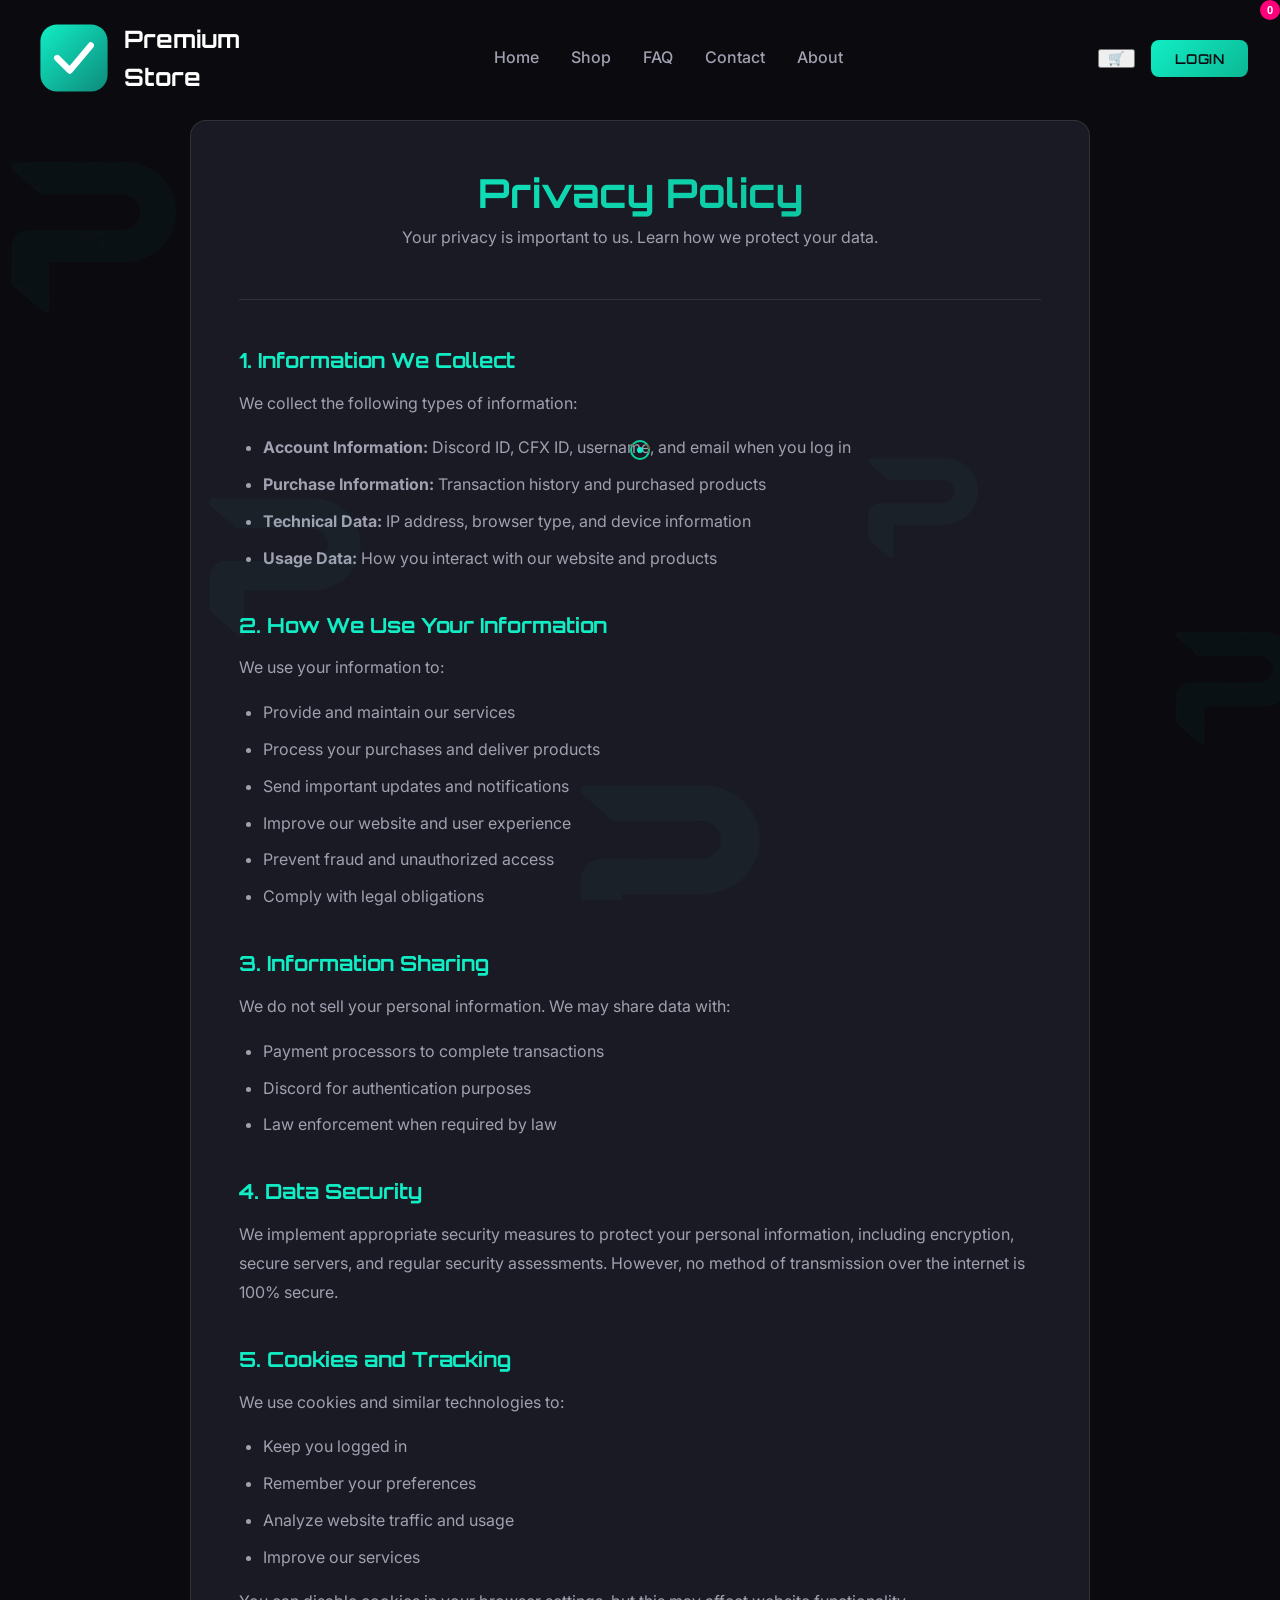
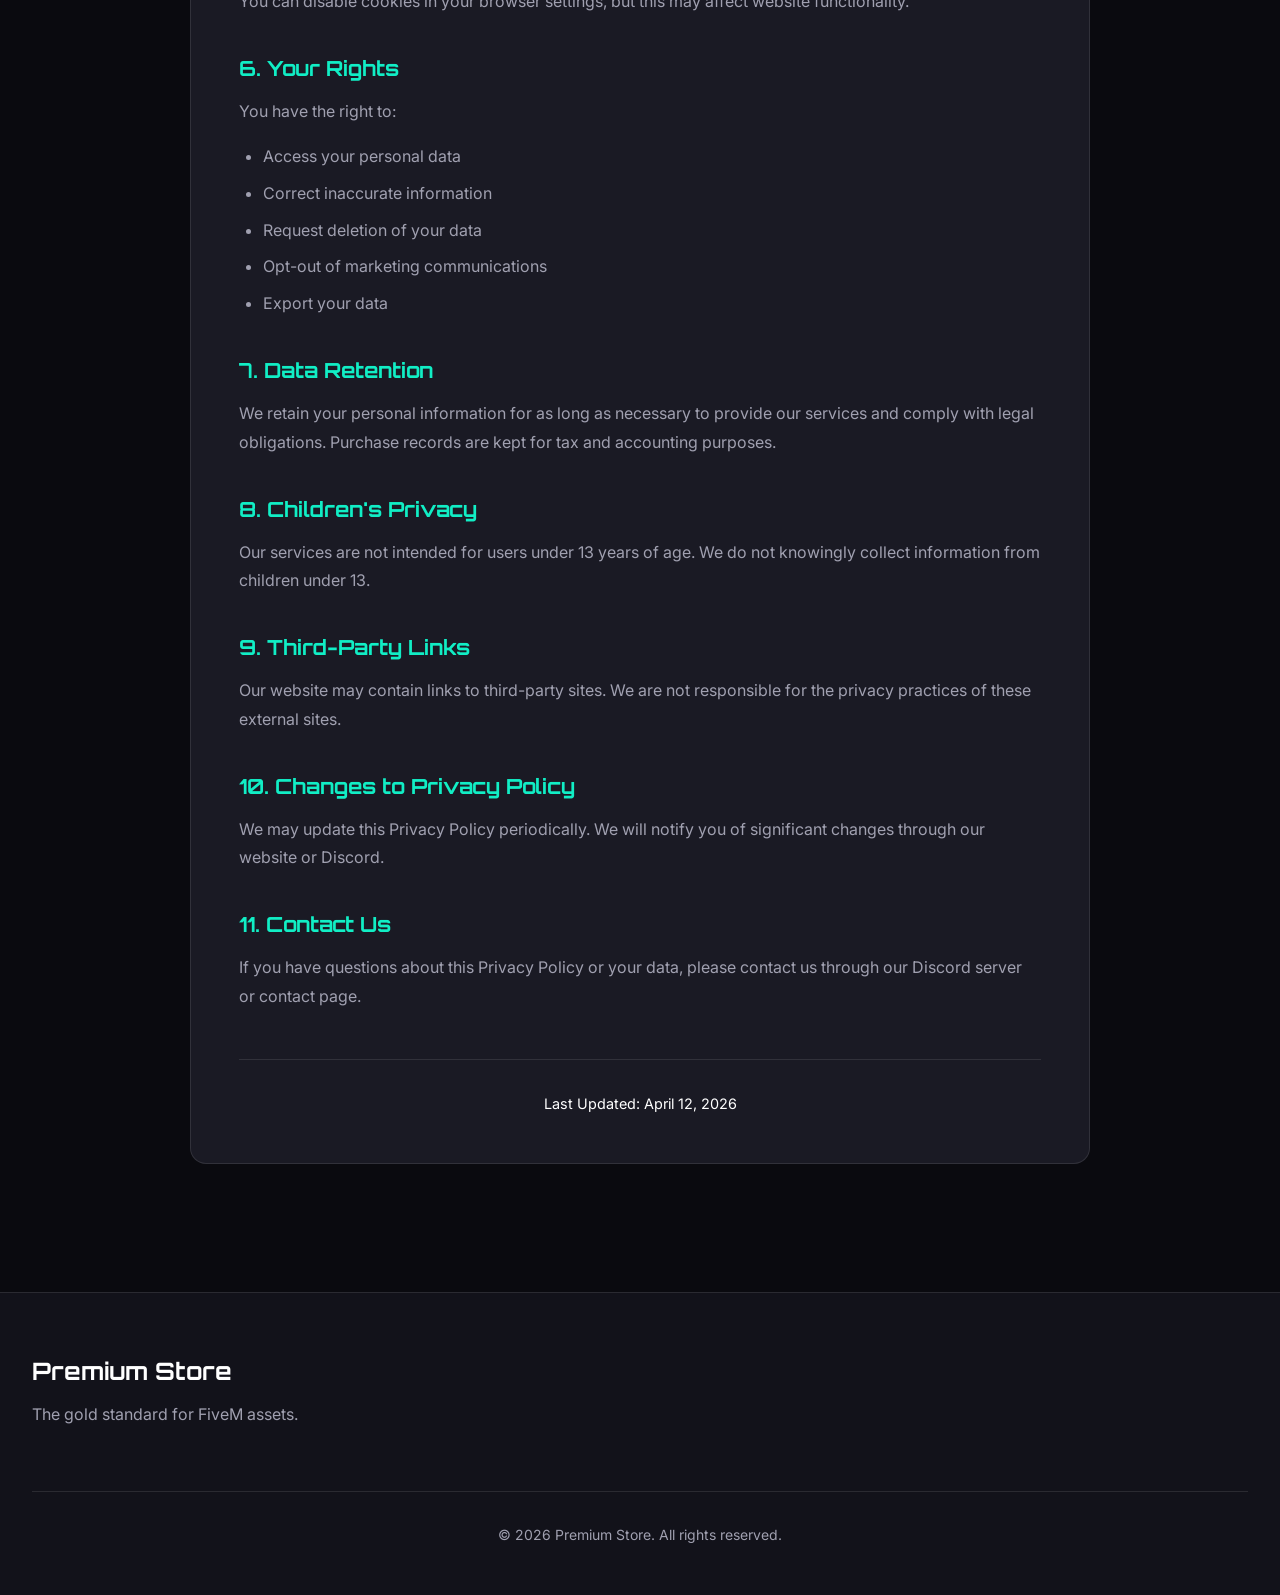
<file: privacy-policy.html>
<!DOCTYPE html>
<html lang="en">
<head>
  <meta charset="UTF-8">
  <meta name="viewport" content="width=device-width, initial-scale=1.0">
  <meta name="description" content="Privacy Policy - Premium Store FiveM Assets">
  <title>Privacy Policy - Premium Store</title>
  <link rel="preconnect" href="https://fonts.googleapis.com">
  <link rel="preconnect" href="https://fonts.gstatic.com" crossorigin>
  <link href="https://fonts.googleapis.com/css2?family=Orbitron:wght@400;500;600;700;800;900&family=Inter:wght@300;400;500;600;700&display=swap" rel="stylesheet">
  <link rel="stylesheet" href="css/style.css">
  <link rel="stylesheet" href="css/components.css">
  <link rel="stylesheet" href="css/auth.css">
  <style>
    .legal-page {
      padding-top: 120px;
      padding-bottom: 4rem;
    }
    
    .legal-container {
      max-width: 900px;
      margin: 0 auto;
      background: var(--bg-card);
      border: 1px solid var(--border-color);
      border-radius: 16px;
      padding: 3rem;
    }
    
    .legal-header {
      text-align: center;
      margin-bottom: 3rem;
      padding-bottom: 2rem;
      border-bottom: 1px solid var(--border-color);
    }
    
    .legal-header h1 {
      font-family: 'Orbitron', sans-serif;
      font-size: 2.5rem;
      background: var(--gradient-primary);
      -webkit-background-clip: text;
      -webkit-text-fill-color: transparent;
      background-clip: text;
      margin-bottom: 0.5rem;
    }
    
    .legal-header p {
      color: var(--text-secondary);
    }
    
    .legal-section {
      margin-bottom: 2.5rem;
    }
    
    .legal-section h2 {
      font-family: 'Orbitron', sans-serif;
      font-size: 1.3rem;
      color: var(--accent-primary);
      margin-bottom: 1rem;
    }
    
    .legal-section p {
      color: var(--text-secondary);
      line-height: 1.8;
      margin-bottom: 1rem;
    }
    
    .legal-section ul {
      color: var(--text-secondary);
      line-height: 1.8;
      margin-left: 1.5rem;
      margin-bottom: 1rem;
    }
    
    .legal-section li {
      margin-bottom: 0.5rem;
    }
    
    .last-updated {
      text-align: center;
      color: var(--text-muted);
      font-size: 0.9rem;
      margin-top: 3rem;
      padding-top: 2rem;
      border-top: 1px solid var(--border-color);
    }
  </style>
</head>
<body>
  <!-- Custom Cursor -->
  <div class="custom-cursor"></div>
  <div class="cursor-dot"></div>

  <!-- Navigation -->
  <nav class="navbar">
    <div class="container">
      <a href="index.html" class="navbar-brand">
        <svg class="logo-icon" viewBox="0 0 40 40" fill="none">
          <defs>
            <linearGradient id="logoGradient" x1="0%" y1="0%" x2="100%" y2="100%">
              <stop offset="0%" style="stop-color:#11eec5"/>
              <stop offset="100%" style="stop-color:#0d8a7a"/>
            </linearGradient>
          </defs>
          <rect x="4" y="4" width="32" height="32" rx="8" fill="url(#logoGradient)"/>
          <path d="M12 20L18 26L28 14" stroke="white" stroke-width="3" stroke-linecap="round" stroke-linejoin="round"/>
        </svg>
        <span>Premium Store</span>
      </a>
      
      <ul class="navbar-menu">
        <li><a href="index.html">Home</a></li>
        <li><a href="shop.html">Shop</a></li>
        <li><a href="faq.html">FAQ</a></li>
        <li><a href="contact.html">Contact</a></li>
        <li><a href="about.html">About</a></li>
      </ul>
      
      <div class="navbar-actions">
        <button class="cart-btn" id="cartBtn">
          <span class="cart-icon">🛒</span>
          <span class="cart-count" id="cartCount">0</span>
        </button>
        <button class="auth-btn" id="authBtn">Login</button>
      </div>
    </div>
  </nav>

  <!-- Legal Content -->
  <section class="legal-page">
    <div class="container">
      <div class="legal-container">
        <div class="legal-header">
          <h1>Privacy Policy</h1>
          <p>Your privacy is important to us. Learn how we protect your data.</p>
        </div>
        
        <div class="legal-section">
          <h2>1. Information We Collect</h2>
          <p>We collect the following types of information:</p>
          <ul>
            <li><strong>Account Information:</strong> Discord ID, CFX ID, username, and email when you log in</li>
            <li><strong>Purchase Information:</strong> Transaction history and purchased products</li>
            <li><strong>Technical Data:</strong> IP address, browser type, and device information</li>
            <li><strong>Usage Data:</strong> How you interact with our website and products</li>
          </ul>
        </div>
        
        <div class="legal-section">
          <h2>2. How We Use Your Information</h2>
          <p>We use your information to:</p>
          <ul>
            <li>Provide and maintain our services</li>
            <li>Process your purchases and deliver products</li>
            <li>Send important updates and notifications</li>
            <li>Improve our website and user experience</li>
            <li>Prevent fraud and unauthorized access</li>
            <li>Comply with legal obligations</li>
          </ul>
        </div>
        
        <div class="legal-section">
          <h2>3. Information Sharing</h2>
          <p>We do not sell your personal information. We may share data with:</p>
          <ul>
            <li>Payment processors to complete transactions</li>
            <li>Discord for authentication purposes</li>
            <li>Law enforcement when required by law</li>
          </ul>
        </div>
        
        <div class="legal-section">
          <h2>4. Data Security</h2>
          <p>We implement appropriate security measures to protect your personal information, including encryption, secure servers, and regular security assessments. However, no method of transmission over the internet is 100% secure.</p>
        </div>
        
        <div class="legal-section">
          <h2>5. Cookies and Tracking</h2>
          <p>We use cookies and similar technologies to:</p>
          <ul>
            <li>Keep you logged in</li>
            <li>Remember your preferences</li>
            <li>Analyze website traffic and usage</li>
            <li>Improve our services</li>
          </ul>
          <p>You can disable cookies in your browser settings, but this may affect website functionality.</p>
        </div>
        
        <div class="legal-section">
          <h2>6. Your Rights</h2>
          <p>You have the right to:</p>
          <ul>
            <li>Access your personal data</li>
            <li>Correct inaccurate information</li>
            <li>Request deletion of your data</li>
            <li>Opt-out of marketing communications</li>
            <li>Export your data</li>
          </ul>
        </div>
        
        <div class="legal-section">
          <h2>7. Data Retention</h2>
          <p>We retain your personal information for as long as necessary to provide our services and comply with legal obligations. Purchase records are kept for tax and accounting purposes.</p>
        </div>
        
        <div class="legal-section">
          <h2>8. Children's Privacy</h2>
          <p>Our services are not intended for users under 13 years of age. We do not knowingly collect information from children under 13.</p>
        </div>
        
        <div class="legal-section">
          <h2>9. Third-Party Links</h2>
          <p>Our website may contain links to third-party sites. We are not responsible for the privacy practices of these external sites.</p>
        </div>
        
        <div class="legal-section">
          <h2>10. Changes to Privacy Policy</h2>
          <p>We may update this Privacy Policy periodically. We will notify you of significant changes through our website or Discord.</p>
        </div>
        
        <div class="legal-section">
          <h2>11. Contact Us</h2>
          <p>If you have questions about this Privacy Policy or your data, please contact us through our Discord server or contact page.</p>
        </div>
        
        <div class="last-updated">
          Last Updated: April 12, 2026
        </div>
      </div>
    </div>
  </section>

  <!-- Footer -->
  <footer class="footer">
    <div class="container">
      <div class="footer-grid">
        <div class="footer-brand">
          <h3>Premium Store</h3>
          <p>The gold standard for FiveM assets.</p>
        </div>
      </div>
      <div class="footer-bottom">
        <p>&copy; 2026 Premium Store. All rights reserved.</p>
      </div>
    </div>
  </footer>

  <!-- Auth Modal -->
  <div class="modal auth-modal" id="authModal">
    <div class="modal-content auth-content">
      <button class="modal-close" id="authModalClose">&times;</button>
      <div class="auth-header">
        <h2>Welcome to Premium Store</h2>
        <p>Choose your login method to continue</p>
      </div>
      <div class="oauth-buttons">
        <button type="button" class="oauth-btn discord-btn" onclick="loginWithDiscord()">
          <span>Login with Discord</span>
        </button>
        <button type="button" class="oauth-btn cfx-btn" onclick="loginWithCFX()">
          <img src="assets/images/cfx.png" alt="CFX">
          <span>Login with CFX</span>
        </button>
      </div>
      <p class="auth-note">By logging in, you agree to our <a href="terms-of-service.html" class="auth-link">Terms of Service</a> and <a href="privacy-policy.html" class="auth-link">Privacy Policy</a></p>
    </div>
  </div>

  <script src="js/database.js"></script>
  <script src="js/auth.js"></script>
  <script src="js/main.js"></script>
</body>
</html>
</file>
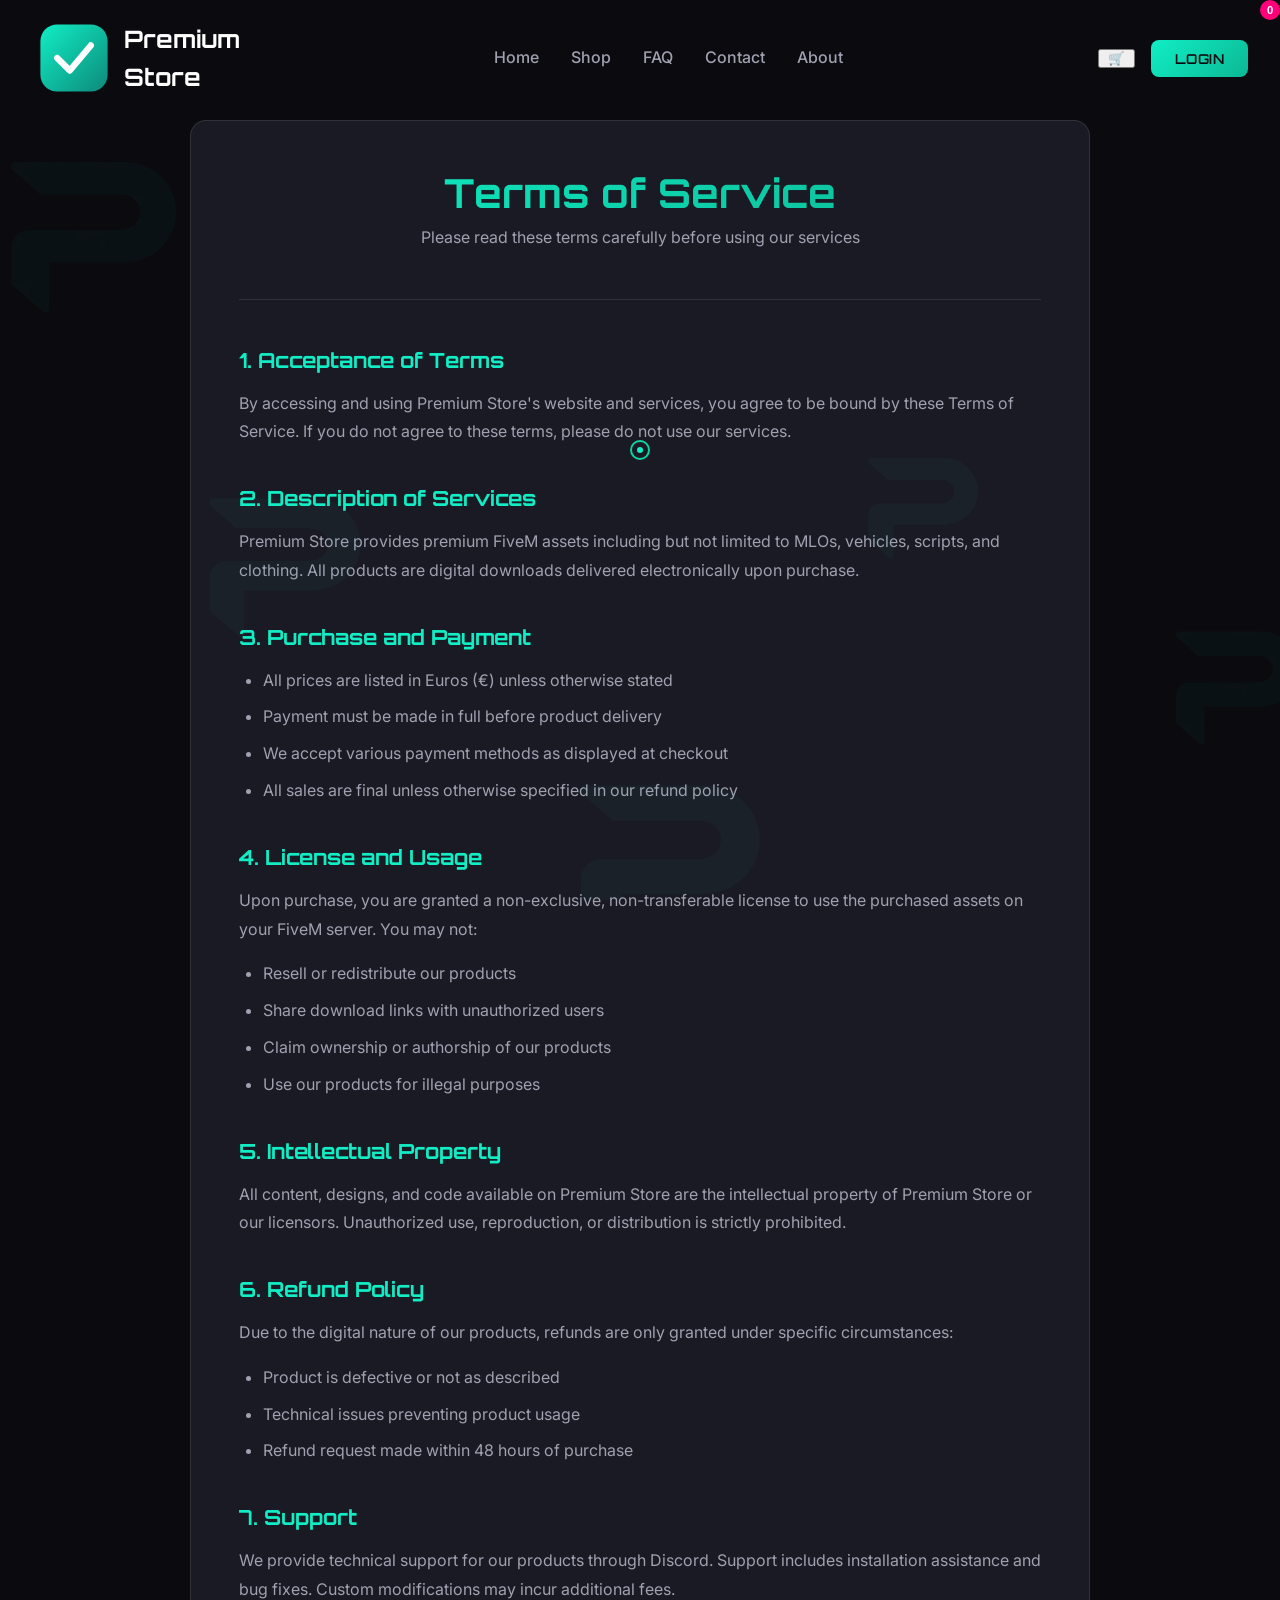
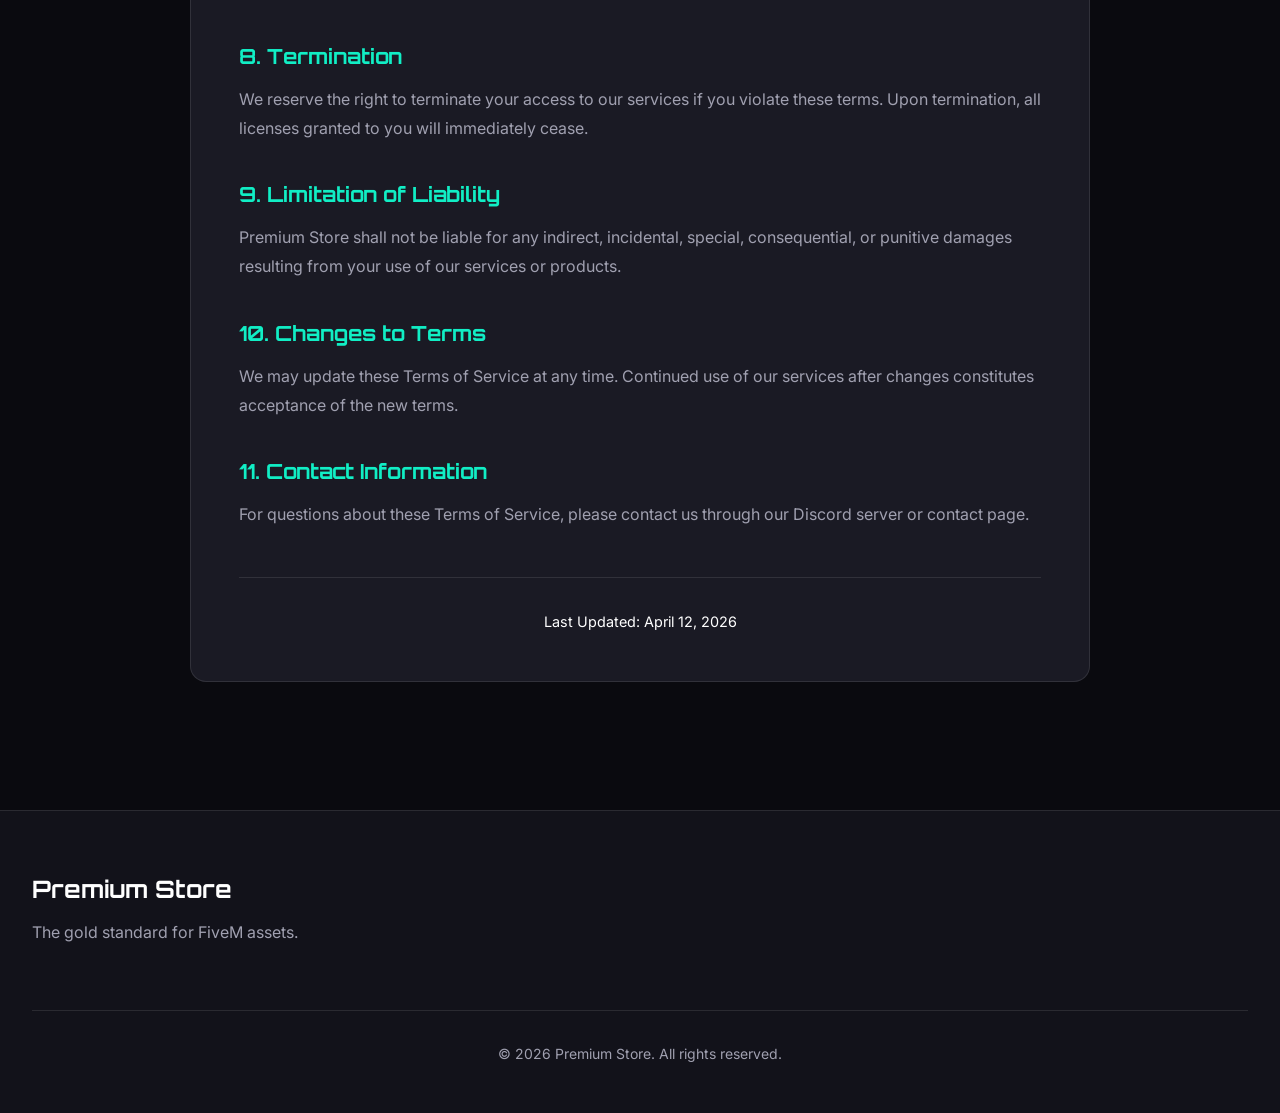
<file: terms-of-service.html>
<!DOCTYPE html>
<html lang="en">
<head>
  <meta charset="UTF-8">
  <meta name="viewport" content="width=device-width, initial-scale=1.0">
  <meta name="description" content="Terms of Service - Premium Store FiveM Assets">
  <title>Terms of Service - Premium Store</title>
  <link rel="preconnect" href="https://fonts.googleapis.com">
  <link rel="preconnect" href="https://fonts.gstatic.com" crossorigin>
  <link href="https://fonts.googleapis.com/css2?family=Orbitron:wght@400;500;600;700;800;900&family=Inter:wght@300;400;500;600;700&display=swap" rel="stylesheet">
  <link rel="stylesheet" href="css/style.css">
  <link rel="stylesheet" href="css/components.css">
  <link rel="stylesheet" href="css/auth.css">
  <style>
    .legal-page {
      padding-top: 120px;
      padding-bottom: 4rem;
    }
    
    .legal-container {
      max-width: 900px;
      margin: 0 auto;
      background: var(--bg-card);
      border: 1px solid var(--border-color);
      border-radius: 16px;
      padding: 3rem;
    }
    
    .legal-header {
      text-align: center;
      margin-bottom: 3rem;
      padding-bottom: 2rem;
      border-bottom: 1px solid var(--border-color);
    }
    
    .legal-header h1 {
      font-family: 'Orbitron', sans-serif;
      font-size: 2.5rem;
      background: var(--gradient-primary);
      -webkit-background-clip: text;
      -webkit-text-fill-color: transparent;
      background-clip: text;
      margin-bottom: 0.5rem;
    }
    
    .legal-header p {
      color: var(--text-secondary);
    }
    
    .legal-section {
      margin-bottom: 2.5rem;
    }
    
    .legal-section h2 {
      font-family: 'Orbitron', sans-serif;
      font-size: 1.3rem;
      color: var(--accent-primary);
      margin-bottom: 1rem;
    }
    
    .legal-section p {
      color: var(--text-secondary);
      line-height: 1.8;
      margin-bottom: 1rem;
    }
    
    .legal-section ul {
      color: var(--text-secondary);
      line-height: 1.8;
      margin-left: 1.5rem;
      margin-bottom: 1rem;
    }
    
    .legal-section li {
      margin-bottom: 0.5rem;
    }
    
    .last-updated {
      text-align: center;
      color: var(--text-muted);
      font-size: 0.9rem;
      margin-top: 3rem;
      padding-top: 2rem;
      border-top: 1px solid var(--border-color);
    }
  </style>
</head>
<body>
  <!-- Custom Cursor -->
  <div class="custom-cursor"></div>
  <div class="cursor-dot"></div>

  <!-- Navigation -->
  <nav class="navbar">
    <div class="container">
      <a href="index.html" class="navbar-brand">
        <svg class="logo-icon" viewBox="0 0 40 40" fill="none">
          <defs>
            <linearGradient id="logoGradient" x1="0%" y1="0%" x2="100%" y2="100%">
              <stop offset="0%" style="stop-color:#11eec5"/>
              <stop offset="100%" style="stop-color:#0d8a7a"/>
            </linearGradient>
          </defs>
          <rect x="4" y="4" width="32" height="32" rx="8" fill="url(#logoGradient)"/>
          <path d="M12 20L18 26L28 14" stroke="white" stroke-width="3" stroke-linecap="round" stroke-linejoin="round"/>
        </svg>
        <span>Premium Store</span>
      </a>
      
      <ul class="navbar-menu">
        <li><a href="index.html">Home</a></li>
        <li><a href="shop.html">Shop</a></li>
        <li><a href="faq.html">FAQ</a></li>
        <li><a href="contact.html">Contact</a></li>
        <li><a href="about.html">About</a></li>
      </ul>
      
      <div class="navbar-actions">
        <button class="cart-btn" id="cartBtn">
          <span class="cart-icon">🛒</span>
          <span class="cart-count" id="cartCount">0</span>
        </button>
        <button class="auth-btn" id="authBtn">Login</button>
      </div>
    </div>
  </nav>

  <!-- Legal Content -->
  <section class="legal-page">
    <div class="container">
      <div class="legal-container">
        <div class="legal-header">
          <h1>Terms of Service</h1>
          <p>Please read these terms carefully before using our services</p>
        </div>
        
        <div class="legal-section">
          <h2>1. Acceptance of Terms</h2>
          <p>By accessing and using Premium Store's website and services, you agree to be bound by these Terms of Service. If you do not agree to these terms, please do not use our services.</p>
        </div>
        
        <div class="legal-section">
          <h2>2. Description of Services</h2>
          <p>Premium Store provides premium FiveM assets including but not limited to MLOs, vehicles, scripts, and clothing. All products are digital downloads delivered electronically upon purchase.</p>
        </div>
        
        <div class="legal-section">
          <h2>3. Purchase and Payment</h2>
          <ul>
            <li>All prices are listed in Euros (€) unless otherwise stated</li>
            <li>Payment must be made in full before product delivery</li>
            <li>We accept various payment methods as displayed at checkout</li>
            <li>All sales are final unless otherwise specified in our refund policy</li>
          </ul>
        </div>
        
        <div class="legal-section">
          <h2>4. License and Usage</h2>
          <p>Upon purchase, you are granted a non-exclusive, non-transferable license to use the purchased assets on your FiveM server. You may not:</p>
          <ul>
            <li>Resell or redistribute our products</li>
            <li>Share download links with unauthorized users</li>
            <li>Claim ownership or authorship of our products</li>
            <li>Use our products for illegal purposes</li>
          </ul>
        </div>
        
        <div class="legal-section">
          <h2>5. Intellectual Property</h2>
          <p>All content, designs, and code available on Premium Store are the intellectual property of Premium Store or our licensors. Unauthorized use, reproduction, or distribution is strictly prohibited.</p>
        </div>
        
        <div class="legal-section">
          <h2>6. Refund Policy</h2>
          <p>Due to the digital nature of our products, refunds are only granted under specific circumstances:</p>
          <ul>
            <li>Product is defective or not as described</li>
            <li>Technical issues preventing product usage</li>
            <li>Refund request made within 48 hours of purchase</li>
          </ul>
        </div>
        
        <div class="legal-section">
          <h2>7. Support</h2>
          <p>We provide technical support for our products through Discord. Support includes installation assistance and bug fixes. Custom modifications may incur additional fees.</p>
        </div>
        
        <div class="legal-section">
          <h2>8. Termination</h2>
          <p>We reserve the right to terminate your access to our services if you violate these terms. Upon termination, all licenses granted to you will immediately cease.</p>
        </div>
        
        <div class="legal-section">
          <h2>9. Limitation of Liability</h2>
          <p>Premium Store shall not be liable for any indirect, incidental, special, consequential, or punitive damages resulting from your use of our services or products.</p>
        </div>
        
        <div class="legal-section">
          <h2>10. Changes to Terms</h2>
          <p>We may update these Terms of Service at any time. Continued use of our services after changes constitutes acceptance of the new terms.</p>
        </div>
        
        <div class="legal-section">
          <h2>11. Contact Information</h2>
          <p>For questions about these Terms of Service, please contact us through our Discord server or contact page.</p>
        </div>
        
        <div class="last-updated">
          Last Updated: April 12, 2026
        </div>
      </div>
    </div>
  </section>

  <!-- Footer -->
  <footer class="footer">
    <div class="container">
      <div class="footer-grid">
        <div class="footer-brand">
          <h3>Premium Store</h3>
          <p>The gold standard for FiveM assets.</p>
        </div>
      </div>
      <div class="footer-bottom">
        <p>&copy; 2026 Premium Store. All rights reserved.</p>
      </div>
    </div>
  </footer>

  <!-- Auth Modal -->
  <div class="modal auth-modal" id="authModal">
    <div class="modal-content auth-content">
      <button class="modal-close" id="authModalClose">&times;</button>
      <div class="auth-header">
        <h2>Welcome to Premium Store</h2>
        <p>Choose your login method to continue</p>
      </div>
      <div class="oauth-buttons">
        <button type="button" class="oauth-btn discord-btn" onclick="loginWithDiscord()">
          <span>Login with Discord</span>
        </button>
        <button type="button" class="oauth-btn cfx-btn" onclick="loginWithCFX()">
          <img src="assets/images/cfx.png" alt="CFX">
          <span>Login with CFX</span>
        </button>
      </div>
      <p class="auth-note">By logging in, you agree to our <a href="terms-of-service.html" class="auth-link">Terms of Service</a> and <a href="privacy-policy.html" class="auth-link">Privacy Policy</a></p>
    </div>
  </div>

  <script src="js/database.js"></script>
  <script src="js/auth.js"></script>
  <script src="js/main.js"></script>
</body>
</html>
</file>
<file: css/style.css>
/* ========================================
   GLOBAL STYLES - FiveM Premium Storee
   ======================================== */

/* CSS Variables */
:root {
  --bg-primary: #0a0a0f;
  --bg-secondary: #12121a;
  --bg-card: #1a1a24;
  --bg-card-hover: #22222f;
  --accent-primary: #11eec5;
  --accent-secondary: #ff007a;
  --text-primary: #ffffff;
  --text-secondary: #a0a0b0;
  --success: #00ff88;
  --warning: #ffaa00;
  --border-color: rgba(255, 255, 255, 0.1);
  --shadow-glow: 0 0 20px rgba(17, 238, 197, 0.3);
  --shadow-card: 0 8px 32px rgba(0, 0, 0, 0.4);
  --gradient-primary: linear-gradient(135deg, #11eec5 0%, #0bb894 100%);
  --gradient-secondary: linear-gradient(135deg, #ff007a 0%, #cc0066 100%);
  --gradient-hero: linear-gradient(135deg, #0a0a0f 0%, #1a1a2e 50%, #16213e 100%);
  --transition-fast: 0.2s ease;
  --transition-normal: 0.3s ease;
  --transition-slow: 0.5s ease;
}

/* Reset & Base */
* {
  margin: 0;
  padding: 0;
  box-sizing: border-box;
}

html {
  scroll-behavior: smooth;
}

body {
  font-family: 'Inter', -apple-system, BlinkMacSystemFont, 'Segoe UI', sans-serif;
  background-color: var(--bg-primary);
  color: var(--text-primary);
  line-height: 1.6;
  overflow-x: hidden;
}

/* Typography */
h1, h2, h3, h4, h5, h6 {
  font-family: 'Orbitron', sans-serif;
  font-weight: 700;
  line-height: 1.2;
  margin-bottom: 1rem;
}

h1 { font-size: clamp(2rem, 5vw, 3.5rem); }
h2 { font-size: clamp(1.75rem, 4vw, 2.5rem); }
h3 { font-size: clamp(1.25rem, 3vw, 1.75rem); }
h4 { font-size: 1.25rem; }

p {
  margin-bottom: 1rem;
  color: var(--text-secondary);
}

a {
  color: var(--accent-primary);
  text-decoration: none;
  transition: color var(--transition-fast);
}

a:hover {
  color: var(--accent-secondary);
}

/* Container */
.container {
  width: 100%;
  max-width: 1400px;
  margin: 0 auto;
  padding: 0 2rem;
}

/* Buttons */
.btn {
  display: inline-flex;
  align-items: center;
  justify-content: center;
  gap: 0.5rem;
  padding: 0.875rem 2rem;
  font-family: 'Orbitron', sans-serif;
  font-size: 0.9rem;
  font-weight: 600;
  text-transform: uppercase;
  letter-spacing: 1px;
  border: none;
  border-radius: 8px;
  cursor: pointer;
  transition: all var(--transition-normal);
  position: relative;
  overflow: hidden;
}

.btn::before {
  content: '';
  position: absolute;
  top: 0;
  left: -100%;
  width: 100%;
  height: 100%;
  background: linear-gradient(90deg, transparent, rgba(255, 255, 255, 0.2), transparent);
  transition: left 0.5s ease;
}

.btn:hover::before {
  left: 100%;
}

.btn-primary {
  background: var(--gradient-primary);
  color: var(--bg-primary);
  box-shadow: var(--shadow-glow);
}

.btn-primary:hover {
  transform: translateY(-2px);
  box-shadow: 0 0 30px rgba(0, 212, 255, 0.5);
}

.btn-secondary {
  background: transparent;
  color: var(--accent-primary);
  border: 2px solid var(--accent-primary);
}

.btn-secondary:hover {
  background: var(--accent-primary);
  color: var(--bg-primary);
  transform: translateY(-2px);
}

.btn-large {
  padding: 1.125rem 2.5rem;
  font-size: 1rem;
}

/* Cards */
.card {
  background: var(--bg-card);
  border: 1px solid var(--border-color);
  border-radius: 12px;
  padding: 1.5rem;
  transition: all var(--transition-normal);
  backdrop-filter: blur(10px);
}

.card:hover {
  background: var(--bg-card-hover);
  border-color: var(--accent-primary);
  box-shadow: var(--shadow-glow);
  transform: translateY(-4px);
}

/* Glass Effect */
.glass {
  background: rgba(26, 26, 36, 0.6);
  backdrop-filter: blur(20px);
  border: 1px solid var(--border-color);
}

/* Sections */
.section {
  padding: 6rem 0;
}

.section-header {
  text-align: center;
  margin-bottom: 4rem;
}

.section-header h2 {
  margin-bottom: 1rem;
  background: var(--gradient-primary);
  -webkit-background-clip: text;
  -webkit-text-fill-color: transparent;
  background-clip: text;
}

.section-header p {
  font-size: 1.125rem;
  max-width: 600px;
  margin: 0 auto;
}

/* Grid System */
.grid {
  display: grid;
  gap: 2rem;
}

.grid-2 { grid-template-columns: repeat(2, 1fr); }
.grid-3 { grid-template-columns: repeat(3, 1fr); }
.grid-4 { grid-template-columns: repeat(4, 1fr); }

/* Badges */
.badge {
  display: inline-block;
  padding: 0.375rem 0.75rem;
  font-size: 0.75rem;
  font-weight: 600;
  text-transform: uppercase;
  letter-spacing: 0.5px;
  border-radius: 6px;
  background: var(--accent-primary);
  color: var(--bg-primary);
}

.badge-success {
  background: var(--success);
}

.badge-warning {
  background: var(--warning);
}

.badge-secondary {
  background: var(--accent-secondary);
}

/* Animations */
@keyframes fadeIn {
  from {
    opacity: 0;
    transform: translateY(20px);
  }
  to {
    opacity: 1;
    transform: translateY(0);
  }
}

@keyframes slideIn {
  from {
    opacity: 0;
    transform: translateX(-30px);
  }
  to {
    opacity: 1;
    transform: translateX(0);
  }
}

@keyframes pulse {
  0%, 100% {
    opacity: 1;
  }
  50% {
    opacity: 0.5;
  }
}

@keyframes glow {
  0%, 100% {
    box-shadow: 0 0 20px rgba(17, 238, 197, 0.3);
  }
  50% {
    box-shadow: 0 0 40px rgba(17, 238, 197, 0.6);
  }
}

.animate-fade-in {
  animation: fadeIn 0.6s ease forwards;
}

.animate-slide-in {
  animation: slideIn 0.6s ease forwards;
}

/* Scroll Animation Classes */
.scroll-animate {
  opacity: 0;
  transform: translateY(30px);
  transition: all 0.6s ease;
}

.scroll-animate.active {
  opacity: 1;
  transform: translateY(0);
}

/* Utilities */
.text-center { text-align: center; }
.text-left { text-align: left; }
.text-right { text-align: right; }

.mt-1 { margin-top: 0.5rem; }
.mt-2 { margin-top: 1rem; }
.mt-3 { margin-top: 1.5rem; }
.mt-4 { margin-top: 2rem; }
.mb-1 { margin-bottom: 0.5rem; }
.mb-2 { margin-bottom: 1rem; }
.mb-3 { margin-bottom: 1.5rem; }
.mb-4 { margin-bottom: 2rem; }

.hidden { display: none; }
.visible { display: block; }

/* Loading Spinner */
.spinner {
  width: 40px;
  height: 40px;
  border: 4px solid var(--bg-card);
  border-top: 4px solid var(--accent-primary);
  border-radius: 50%;
  animation: spin 1s linear infinite;
}

@keyframes spin {
  0% { transform: rotate(0deg); }
  100% { transform: rotate(360deg); }
}

/* Responsive Design */
@media (max-width: 1200px) {
  .grid-4 { grid-template-columns: repeat(3, 1fr); }
}

@media (max-width: 992px) {
  .grid-3 { grid-template-columns: repeat(2, 1fr); }
  .section { padding: 4rem 0; }
}

@media (max-width: 768px) {
  .grid-2, .grid-3, .grid-4 {
    grid-template-columns: 1fr;
  }
  
  .container {
    padding: 0 1rem;
  }
  
  .section {
    padding: 3rem 0;
  }
  
  .section-header {
    margin-bottom: 2rem;
  }
}

/* Scrollbar */
::-webkit-scrollbar {
  width: 10px;
}

::-webkit-scrollbar-track {
  background: var(--bg-secondary);
}

::-webkit-scrollbar-thumb {
  background: var(--accent-primary);
  border-radius: 5px;
}

::-webkit-scrollbar-thumb:hover {
  background: var(--accent-secondary);
}

/* Page Loader */
.page-loader {
  position: fixed;
  top: 0;
  left: 0;
  width: 100%;
  height: 100%;
  background: rgba(10, 10, 15, 0.7);
  backdrop-filter: blur(10px);
  -webkit-backdrop-filter: blur(10px);
  display: flex;
  align-items: center;
  justify-content: center;
  z-index: 99999;
  transition: opacity 0.5s ease, visibility 0.5s ease;
}

.page-loader.hidden {
  opacity: 0;
  visibility: hidden;
  pointer-events: none;
}

.loader-logo {
  width: 150px;
  height: 150px;
  border-radius: 50%;
  animation: loaderPulse 1.5s infinite ease-in-out;
}

.loader-logo img {
  width: 100%;
  height: 100%;
  object-fit: cover;
  border-radius: 50%;
}

@keyframes loaderPulse {
  0%, 100% {
    transform: scale(1);
    filter: drop-shadow(0 0 30px rgba(17, 238, 197, 0.5));
  }
  50% {
    transform: scale(1.2);
    filter: drop-shadow(0 0 60px rgba(17, 238, 197, 0.9));
  }
}

.loader-spinner {
  position: absolute;
  width: 200px;
  height: 200px;
  border: 3px solid transparent;
  border-top-color: #ffffff;
  border-radius: 50%;
  animation: loaderSpin 1s linear infinite;
}

.loader-spinner::before {
  content: '';
  position: absolute;
  top: 10px;
  left: 10px;
  right: 10px;
  bottom: 10px;
  border: 3px solid transparent;
  border-top-color: rgba(255, 255, 255, 0.6);
  border-radius: 50%;
  animation: loaderSpin 2s linear infinite reverse;
}

@keyframes loaderSpin {
  0% {
    transform: rotate(0deg);
  }
  100% {
    transform: rotate(360deg);
  }
}

/* Success Modal */
.success-modal {
  display: none;
  position: fixed;
  top: 0;
  left: 0;
  width: 100%;
  height: 100%;
  background: rgba(0, 0, 0, 0.8);
  backdrop-filter: blur(10px);
  z-index: 3000;
  align-items: center;
  justify-content: center;
}

.success-modal.active {
  display: flex;
}

.success-content {
  background: var(--bg-card);
  border: 1px solid var(--border-color);
  border-radius: 16px;
  padding: 3rem;
  text-align: center;
  max-width: 450px;
  width: 90%;
  animation: successPop 0.4s ease-out;
}

@keyframes successPop {
  0% { transform: scale(0.8); opacity: 0; }
  100% { transform: scale(1); opacity: 1; }
}

.success-icon {
  width: 80px;
  height: 80px;
  background: var(--gradient-primary);
  border-radius: 50%;
  display: flex;
  align-items: center;
  justify-content: center;
  font-size: 2.5rem;
  color: var(--bg-primary);
  margin: 0 auto 1.5rem;
  animation: successPulse 2s infinite;
}

@keyframes successPulse {
  0%, 100% { box-shadow: 0 0 0 0 rgba(17, 238, 197, 0.4); }
  50% { box-shadow: 0 0 0 20px rgba(17, 238, 197, 0); }
}

.success-content h2 {
  margin-bottom: 1rem;
  color: var(--accent-primary);
}

.success-content p {
  color: var(--text-secondary);
  line-height: 1.6;
}

.join-discord-btn {
  display: inline-flex;
  align-items: center;
  gap: 0.5rem;
  margin-top: 2rem;
  padding: 1rem 2rem;
  background: linear-gradient(135deg, #5865F2 0%, #4752C4 100%);
  color: white;
  border-radius: 8px;
  font-weight: 600;
  text-decoration: none;
  transition: all var(--transition-fast);
}

.join-discord-btn:hover {
  transform: translateY(-3px);
  box-shadow: 0 10px 30px rgba(88, 101, 242, 0.4);
}

/* Custom Cursor */
* {
  cursor: none;
}

.custom-cursor {
  position: fixed;
  width: 20px;
  height: 20px;
  border: 2px solid var(--accent-primary);
  border-radius: 50%;
  pointer-events: none;
  z-index: 99999;
  transform: translate(-50%, -50%);
  transition: width 0.2s, height 0.2s, border-color 0.2s;
  mix-blend-mode: difference;
}

.custom-cursor.hover {
  width: 40px;
  height: 40px;
  border-color: var(--accent-secondary);
  background: rgba(17, 238, 197, 0.1);
}

.cursor-dot {
  position: fixed;
  width: 6px;
  height: 6px;
  background: var(--accent-primary);
  border-radius: 50%;
  pointer-events: none;
  z-index: 99999;
  transform: translate(-50%, -50%);
}

/* Floating Logo for All Pages */
.floating-logo-container {
  position: fixed;
  top: 0;
  left: 0;
  width: 100%;
  height: 100%;
  pointer-events: none;
  z-index: 1;
  overflow: hidden;
}

.floating-logo {
  position: absolute;
  width: 300px;
  height: 300px;
  opacity: 0.03;
  animation: floatingLogoMove 25s infinite ease-in-out;
  border-radius: 50%;
  overflow: hidden;
}

.floating-logo img {
  width: 100%;
  height: 100%;
  object-fit: cover;
  border-radius: 50%;
}

.floating-logo:nth-child(1) {
  top: 10%;
  left: -5%;
  animation-delay: 0s;
  animation-duration: 30s;
  transform: scale(1.2);
}

.floating-logo:nth-child(2) {
  top: 60%;
  right: -8%;
  animation-delay: 5s;
  animation-duration: 22s;
  transform: scale(0.9);
}

.floating-logo:nth-child(3) {
  bottom: 20%;
  left: 10%;
  animation-delay: 10s;
  animation-duration: 28s;
  transform: scale(1.1);
}

.floating-logo:nth-child(4) {
  top: 40%;
  left: 60%;
  animation-delay: 15s;
  animation-duration: 24s;
  transform: scale(0.8);
}

.floating-logo:nth-child(5) {
  top: 80%;
  left: 40%;
  animation-delay: 8s;
  animation-duration: 26s;
  transform: scale(1.3);
}

@keyframes floatingLogoMove {
  0%, 100% {
    transform: translateY(0) translateX(0) rotate(0deg) scale(1);
    opacity: 0.03;
  }
  25% {
    transform: translateY(-80px) translateX(40px) rotate(5deg) scale(1.05);
    opacity: 0.05;
  }
  50% {
    transform: translateY(-40px) translateX(-60px) rotate(-5deg) scale(0.95);
    opacity: 0.04;
  }
  75% {
    transform: translateY(-100px) translateX(20px) rotate(8deg) scale(1.02);
    opacity: 0.06;
  }
}
</file>
<file: css/components.css>
/* ========================================
   COMPONENTS - Navigation, Footer, etc.
   ======================================== */

/* Navigation */
.navbar {
  position: fixed;
  top: 0;
  left: 0;
  right: 0;
  z-index: 1000;
  padding: 1rem 0;
  transition: all var(--transition-normal);
}

.navbar.scrolled {
  background: rgba(10, 10, 15, 0.95);
  backdrop-filter: blur(20px);
  box-shadow: 0 4px 20px rgba(0, 0, 0, 0.5);
  padding: 0.75rem 0;
}

.navbar .container {
  display: flex;
  align-items: center;
  justify-content: space-between;
}

.navbar-brand {
  font-family: 'Orbitron', sans-serif;
  font-size: 1.5rem;
  font-weight: 700;
  color: var(--text-primary);
  display: flex;
  align-items: center;
  gap: 0.5rem;
}

.navbar-brand:hover {
  color: var(--accent-primary);
}

.brand-icon {
  width: 40px;
  height: 40px;
  background: var(--gradient-primary);
  border-radius: 8px;
  display: flex;
  align-items: center;
  justify-content: center;
  font-size: 1.25rem;
}

.brand-logo {
  width: 40px;
  height: 40px;
  object-fit: contain;
}

.navbar-menu {
  display: flex;
  align-items: center;
  gap: 2rem;
  list-style: none;
}

.navbar-menu a {
  color: var(--text-secondary);
  font-weight: 500;
  position: relative;
  padding: 0.5rem 0;
  transition: color var(--transition-fast);
}

.navbar-menu a::after {
  content: '';
  position: absolute;
  bottom: 0;
  left: 0;
  width: 0;
  height: 2px;
  background: var(--gradient-primary);
  transition: width var(--transition-normal);
}

.navbar-menu a:hover,
.navbar-menu a.active {
  color: var(--accent-primary);
}

.navbar-menu a:hover::after,
.navbar-menu a.active::after {
  width: 100%;
}

.navbar-actions {
  display: flex;
  align-items: center;
  gap: 1rem;
}

.cart-icon {
  position: relative;
  cursor: pointer;
  padding: 0.5rem;
  transition: transform var(--transition-fast);
}

.cart-icon:hover {
  transform: scale(1.1);
}

.cart-count {
  position: absolute;
  top: 0;
  right: 0;
  background: var(--accent-secondary);
  color: var(--text-primary);
  font-size: 0.7rem;
  font-weight: 700;
  width: 20px;
  height: 20px;
  border-radius: 50%;
  display: flex;
  align-items: center;
  justify-content: center;
}

/* Mobile Menu Toggle */
.menu-toggle {
  display: none;
  flex-direction: column;
  gap: 5px;
  cursor: pointer;
  padding: 0.5rem;
}

.menu-toggle span {
  width: 25px;
  height: 3px;
  background: var(--text-primary);
  border-radius: 3px;
  transition: all var(--transition-fast);
}

.menu-toggle.active span:nth-child(1) {
  transform: rotate(45deg) translate(5px, 5px);
}

.menu-toggle.active span:nth-child(2) {
  opacity: 0;
}

.menu-toggle.active span:nth-child(3) {
  transform: rotate(-45deg) translate(7px, -6px);
}

/* Mobile Menu */
@media (max-width: 992px) {
  .menu-toggle {
    display: flex;
  }

  .navbar-menu {
    position: fixed;
    top: 80px;
    left: -100%;
    width: 100%;
    height: calc(100vh - 80px);
    background: rgba(10, 10, 15, 0.98);
    backdrop-filter: blur(20px);
    flex-direction: column;
    justify-content: flex-start;
    padding: 2rem;
    gap: 1.5rem;
    transition: left var(--transition-normal);
  }

  .navbar-menu.active {
    left: 0;
  }

  .navbar-menu a {
    font-size: 1.25rem;
  }
}

/* Footer */
.footer {
  background: var(--bg-secondary);
  border-top: 1px solid var(--border-color);
  padding: 4rem 0 2rem;
  margin-top: 4rem;
}

.footer-grid {
  display: grid;
  grid-template-columns: 2fr 1fr 1fr 1fr;
  gap: 3rem;
  margin-bottom: 3rem;
}

.footer-brand h3 {
  font-size: 1.5rem;
  margin-bottom: 1rem;
  color: var(--text-primary);
}

.footer-brand p {
  max-width: 300px;
}

.footer-section h4 {
  color: var(--text-primary);
  margin-bottom: 1.5rem;
  font-size: 1.125rem;
}

.footer-links {
  list-style: none;
}

.footer-links li {
  margin-bottom: 0.75rem;
}

.footer-links a {
  color: var(--text-secondary);
  transition: all var(--transition-fast);
}

.footer-links a:hover {
  color: var(--accent-primary);
  padding-left: 5px;
}

.social-links {
  display: flex;
  gap: 1rem;
  margin-top: 1.5rem;
}

.social-link {
  width: 40px;
  height: 40px;
  background: var(--bg-card);
  border: 1px solid var(--border-color);
  border-radius: 8px;
  display: flex;
  align-items: center;
  justify-content: center;
  transition: all var(--transition-fast);
}

.social-link:hover {
  background: var(--accent-primary);
  border-color: var(--accent-primary);
  transform: translateY(-3px);
}

.social-link .social-icon-img {
  width: 20px;
  height: 20px;
  object-fit: contain;
  filter: brightness(0) invert(1);
  transition: filter var(--transition-fast);
}

.social-link:hover .social-icon-img {
  filter: brightness(0) invert(0);
}

.footer-bottom {
  border-top: 1px solid var(--border-color);
  padding-top: 2rem;
  text-align: center;
  color: var(--text-secondary);
  font-size: 0.875rem;
}

@media (max-width: 992px) {
  .footer-grid {
    grid-template-columns: repeat(2, 1fr);
  }
}

@media (max-width: 576px) {
  .footer-grid {
    grid-template-columns: 1fr;
  }
}

/* Product Card */
.product-card {
  background: var(--bg-card);
  border: 1px solid var(--border-color);
  border-radius: 12px;
  overflow: hidden;
  transition: all var(--transition-normal);
  cursor: pointer;
}

.product-card:hover {
  border-color: var(--accent-primary);
  box-shadow: var(--shadow-glow);
  transform: translateY(-8px);
}

.product-image {
  position: relative;
  width: 100%;
  height: 250px;
  overflow: hidden;
  background: var(--bg-secondary);
}

.product-image img {
  width: 100%;
  height: 100%;
  object-fit: cover;
  transition: transform var(--transition-slow);
}

.product-card:hover .product-image img {
  transform: scale(1.1);
}

.product-badge {
  position: absolute;
  top: 1rem;
  left: 1rem;
}

.product-quick-view {
  position: absolute;
  bottom: -50px;
  left: 0;
  right: 0;
  background: rgba(17, 238, 197, 0.9);
  color: var(--bg-primary);
  text-align: center;
  padding: 0.75rem;
  font-weight: 600;
  transition: bottom var(--transition-normal);
}

.product-card:hover .product-quick-view {
  bottom: 0;
}

.product-info {
  padding: 1.5rem;
}

.product-category {
  font-size: 0.75rem;
  color: var(--accent-primary);
  text-transform: uppercase;
  letter-spacing: 1px;
  margin-bottom: 0.5rem;
}

.product-title {
  font-size: 1.125rem;
  font-weight: 600;
  margin-bottom: 0.5rem;
  color: var(--text-primary);
}

.product-description {
  font-size: 0.875rem;
  color: var(--text-secondary);
  margin-bottom: 1rem;
  display: -webkit-box;
  -webkit-line-clamp: 2;
  -webkit-box-orient: vertical;
  overflow: hidden;
}

.product-footer {
  display: flex;
  align-items: center;
  justify-content: space-between;
}

.product-price {
  font-family: 'Orbitron', sans-serif;
  font-size: 1.25rem;
  font-weight: 700;
  color: var(--accent-primary);
}

.product-price .original-price {
  font-size: 0.875rem;
  color: var(--text-secondary);
  text-decoration: line-through;
  margin-left: 0.5rem;
}

.add-to-cart-btn {
  padding: 0.5rem 1rem;
  font-size: 0.875rem;
  background: var(--gradient-primary);
  color: var(--bg-primary);
  border: none;
  border-radius: 6px;
  font-weight: 600;
  cursor: pointer;
  transition: all var(--transition-fast);
}

.add-to-cart-btn:hover {
  transform: scale(1.05);
  box-shadow: var(--shadow-glow);
}

/* Modal */
.modal {
  display: none;
  position: fixed;
  top: 0;
  left: 0;
  right: 0;
  bottom: 0;
  background: rgba(0, 0, 0, 0.8);
  backdrop-filter: blur(10px);
  z-index: 2000;
  align-items: center;
  justify-content: center;
  padding: 2rem;
}

.modal.active {
  display: flex;
}

.modal-content {
  background: var(--bg-card);
  border: 1px solid var(--border-color);
  border-radius: 16px;
  max-width: 600px;
  width: 100%;
  max-height: 90vh;
  overflow-y: auto;
  padding: 2rem;
  position: relative;
  animation: fadeIn 0.3s ease;
}

.modal-close {
  position: absolute;
  top: 1rem;
  right: 1rem;
  background: none;
  border: none;
  color: var(--text-secondary);
  font-size: 1.5rem;
  cursor: pointer;
  transition: color var(--transition-fast);
}

.modal-close:hover {
  color: var(--accent-secondary);
}

/* Cart Sidebar */
.cart-sidebar {
  position: fixed;
  top: 0;
  right: -400px;
  width: 400px;
  height: 100vh;
  background: var(--bg-secondary);
  border-left: 1px solid var(--border-color);
  z-index: 1500;
  transition: right var(--transition-normal);
  display: flex;
  flex-direction: column;
}

.cart-sidebar.active {
  right: 0;
}

.cart-overlay {
  display: none;
  position: fixed;
  top: 0;
  left: 0;
  right: 0;
  bottom: 0;
  background: rgba(0, 0, 0, 0.7);
  z-index: 1400;
}

.cart-overlay.active {
  display: block;
}

.cart-header {
  padding: 1.5rem;
  border-bottom: 1px solid var(--border-color);
  display: flex;
  align-items: center;
  justify-content: space-between;
}

.cart-header h3 {
  margin: 0;
}

.cart-items {
  flex: 1;
  overflow-y: auto;
  padding: 1.5rem;
}

.cart-item {
  display: flex;
  gap: 1rem;
  padding: 1rem;
  background: var(--bg-card);
  border-radius: 8px;
  margin-bottom: 1rem;
}

.cart-item-image {
  width: 80px;
  height: 80px;
  border-radius: 6px;
  overflow: hidden;
  flex-shrink: 0;
}

.cart-item-image img {
  width: 100%;
  height: 100%;
  object-fit: cover;
}

.cart-item-info {
  flex: 1;
}

.cart-item-title {
  font-weight: 600;
  margin-bottom: 0.25rem;
}

.cart-item-price {
  color: var(--accent-primary);
  font-weight: 700;
  margin-bottom: 0.5rem;
}

.cart-item-quantity {
  display: flex;
  align-items: center;
  gap: 0.5rem;
}

.qty-btn {
  width: 28px;
  height: 28px;
  background: var(--bg-secondary);
  border: 1px solid var(--border-color);
  border-radius: 4px;
  color: var(--text-primary);
  cursor: pointer;
  display: flex;
  align-items: center;
  justify-content: center;
  transition: all var(--transition-fast);
}

.qty-btn:hover {
  background: var(--accent-primary);
  color: var(--bg-primary);
}

.cart-item-remove {
  background: none;
  border: none;
  color: var(--accent-secondary);
  cursor: pointer;
  font-size: 0.875rem;
  margin-top: 0.5rem;
}

.cart-footer {
  padding: 1.5rem;
  border-top: 1px solid var(--border-color);
}

.cart-total {
  display: flex;
  align-items: center;
  justify-content: space-between;
  margin-bottom: 1rem;
  font-size: 1.25rem;
  font-weight: 700;
}

.cart-total-price {
  color: var(--accent-primary);
  font-family: 'Orbitron', sans-serif;
}

.currency-converter-collapsible {
  position: absolute;
  bottom: 80px;
  right: 1rem;
  z-index: 10;
}

.currency-converter-collapsible.hidden {
  display: none;
}

.currency-toggle {
  display: flex;
  align-items: center;
  gap: 0.5rem;
  padding: 0.5rem 0.75rem;
  background: var(--bg-secondary);
  border: 1px solid var(--border-color);
  border-radius: 20px;
  color: var(--text-primary);
  cursor: pointer;
  transition: all var(--transition-fast);
  font-size: 0.875rem;
}

.currency-toggle:hover {
  border-color: var(--accent-primary);
  box-shadow: var(--shadow-glow);
}

.currency-toggle .euro-icon {
  font-weight: 700;
  color: var(--accent-primary);
}

.currency-toggle .toggle-arrow {
  font-size: 0.75rem;
  transition: transform var(--transition-fast);
}

.currency-converter-collapsible.active .toggle-arrow {
  transform: rotate(180deg);
}

.currency-dropdown {
  position: absolute;
  bottom: 100%;
  right: 0;
  margin-bottom: 0.5rem;
  padding: 0.75rem;
  background: var(--bg-card);
  border: 1px solid var(--border-color);
  border-radius: 8px;
  min-width: 150px;
  opacity: 0;
  visibility: hidden;
  transform: translateY(10px);
  transition: all var(--transition-fast);
  box-shadow: 0 10px 30px rgba(0, 0, 0, 0.3);
}

.currency-converter-collapsible.active .currency-dropdown {
  opacity: 1;
  visibility: visible;
  transform: translateY(0);
}

.converter-values {
  display: flex;
  flex-direction: column;
  gap: 0.5rem;
}

.converter-value {
  font-size: 0.875rem;
  color: var(--text-primary);
  font-family: 'Orbitron', sans-serif;
  white-space: nowrap;
}

.checkout-btn {
  width: 100%;
  padding: 1rem;
  background: var(--gradient-primary);
  color: var(--bg-primary);
  border: none;
  border-radius: 8px;
  font-weight: 700;
  font-size: 1rem;
  cursor: pointer;
  transition: all var(--transition-fast);
}

.checkout-btn:hover {
  box-shadow: var(--shadow-glow);
  transform: translateY(-2px);
}

@media (max-width: 576px) {
  .cart-sidebar {
    width: 100%;
    right: -100%;
  }
}

/* Alert/Toast */
.toast {
  position: fixed;
  bottom: 2rem;
  right: 2rem;
  background: var(--bg-card);
  border: 1px solid var(--success);
  border-radius: 8px;
  padding: 1rem 1.5rem;
  box-shadow: var(--shadow-card);
  z-index: 3000;
  animation: slideInRight 0.3s ease;
}

@keyframes slideInRight {
  from {
    transform: translateX(100%);
    opacity: 0;
  }
  to {
    transform: translateX(0);
    opacity: 1;
  }
}

.toast-message {
  color: var(--success);
  font-weight: 600;
}
</file>
<file: css/auth.css>
/* ========================================
   AUTHENTICATION STYLES - Login/Signup Modal, Profile Dropdown
   ======================================== */

/* Auth Button in Navbar */
.auth-container {
  position: relative;
}

.auth-btn {
  padding: 0.625rem 1.5rem;
  background: var(--gradient-primary);
  color: var(--bg-primary);
  border: none;
  border-radius: 8px;
  font-family: 'Orbitron', sans-serif;
  font-size: 0.85rem;
  font-weight: 600;
  cursor: pointer;
  transition: all var(--transition-normal);
  text-transform: uppercase;
  letter-spacing: 0.5px;
}

.auth-btn:hover {
  transform: translateY(-2px);
  box-shadow: var(--shadow-glow);
}

/* Profile Dropdown */
.profile-dropdown {
  position: relative;
}

.profile-trigger {
  display: flex;
  align-items: center;
  gap: 0.75rem;
  padding: 0.5rem 1rem;
  background: var(--bg-card);
  border: 1px solid var(--border-color);
  border-radius: 12px;
  cursor: pointer;
  transition: all var(--transition-normal);
}

.profile-trigger:hover {
  border-color: var(--accent-primary);
  background: var(--bg-card-hover);
}

.profile-avatar {
  width: 36px;
  height: 36px;
  background: var(--gradient-primary);
  border-radius: 50%;
  display: flex;
  align-items: center;
  justify-content: center;
  font-weight: 700;
  font-size: 1rem;
  color: var(--bg-primary);
}

.profile-username {
  font-weight: 600;
  color: var(--text-primary);
  max-width: 120px;
  overflow: hidden;
  text-overflow: ellipsis;
  white-space: nowrap;
}

.dropdown-menu {
  position: absolute;
  top: calc(100% + 0.5rem);
  right: 0;
  min-width: 220px;
  background: var(--bg-card);
  border: 1px solid var(--border-color);
  border-radius: 12px;
  box-shadow: var(--shadow-card);
  opacity: 0;
  visibility: hidden;
  transform: translateY(-10px);
  transition: all var(--transition-normal);
  z-index: 1100;
  overflow: hidden;
}

.profile-dropdown.active .dropdown-menu {
  opacity: 1;
  visibility: visible;
  transform: translateY(0);
}

.dropdown-item {
  display: flex;
  align-items: center;
  gap: 0.75rem;
  padding: 0.875rem 1rem;
  color: var(--text-secondary);
  transition: all var(--transition-fast);
  border-bottom: 1px solid var(--border-color);
}

.dropdown-item:last-child {
  border-bottom: none;
}

.dropdown-item:hover {
  background: var(--bg-card-hover);
  color: var(--accent-primary);
  padding-left: 1.25rem;
}

.dropdown-divider {
  height: 1px;
  background: var(--border-color);
  margin: 0.5rem 0;
}

.logout-btn:hover {
  color: var(--accent-secondary);
}

/* Auth Modal */
.auth-modal .modal-content {
  max-width: 500px;
  padding: 2.5rem;
  background: linear-gradient(135deg, rgba(26, 26, 36, 0.95) 0%, rgba(18, 18, 26, 0.98) 100%);
  backdrop-filter: blur(30px);
  border: 1px solid rgba(17, 238, 197, 0.2);
  box-shadow: 0 20px 60px rgba(0, 0, 0, 0.8), 0 0 40px rgba(17, 238, 197, 0.1);
}

.auth-header {
  text-align: center;
  margin-bottom: 2rem;
}

.auth-header h2 {
  font-size: 1.75rem;
  margin-bottom: 0.5rem;
  background: var(--gradient-primary);
  -webkit-background-clip: text;
  -webkit-text-fill-color: transparent;
  background-clip: text;
}

.auth-header p {
  color: var(--text-secondary);
  font-size: 0.95rem;
}

/* Auth Tabs */
.auth-tabs {
  display: flex;
  gap: 0.5rem;
  margin-bottom: 2rem;
  background: var(--bg-secondary);
  padding: 0.5rem;
  border-radius: 12px;
}

.tab-btn {
  flex: 1;
  padding: 0.875rem;
  background: transparent;
  border: none;
  color: var(--text-secondary);
  font-family: 'Orbitron', sans-serif;
  font-size: 0.9rem;
  font-weight: 600;
  cursor: pointer;
  border-radius: 8px;
  transition: all var(--transition-normal);
  text-transform: uppercase;
  letter-spacing: 0.5px;
}

.tab-btn:hover {
  color: var(--text-primary);
  background: var(--bg-card);
}

.tab-btn.active {
  background: var(--gradient-primary);
  color: var(--bg-primary);
  box-shadow: var(--shadow-glow);
}

/* Auth Forms */
.auth-form {
  animation: fadeIn 0.3s ease;
}

.form-group {
  margin-bottom: 1.5rem;
}

.form-group label {
  display: block;
  margin-bottom: 0.5rem;
  color: var(--text-primary);
  font-weight: 500;
  font-size: 0.9rem;
}

.form-group input[type="email"],
.form-group input[type="password"],
.form-group input[type="text"] {
  width: 100%;
  padding: 0.875rem 1rem;
  background: var(--bg-secondary);
  border: 2px solid var(--border-color);
  border-radius: 8px;
  color: var(--text-primary);
  font-size: 1rem;
  transition: all var(--transition-fast);
  font-family: 'Inter', sans-serif;
}

.form-group input:focus {
  outline: none;
  border-color: var(--accent-primary);
  box-shadow: 0 0 0 3px rgba(17, 238, 197, 0.1);
}

.form-group input::placeholder {
  color: var(--text-secondary);
  opacity: 0.6;
}

/* Password Input Wrapper */
.password-input-wrapper {
  position: relative;
}

.password-input-wrapper input {
  padding-right: 3rem;
}

.password-toggle {
  position: absolute;
  right: 1rem;
  top: 50%;
  transform: translateY(-50%);
  background: none;
  border: none;
  color: var(--text-secondary);
  cursor: pointer;
  font-size: 1.25rem;
  transition: color var(--transition-fast);
  padding: 0.25rem;
}

.password-toggle:hover {
  color: var(--accent-primary);
}

/* Password Strength Meter */
.password-strength-meter {
  margin-top: 0.75rem;
  margin-bottom: 0.5rem;
}

.strength-bar {
  height: 4px;
  background: var(--bg-secondary);
  border-radius: 2px;
  overflow: hidden;
  position: relative;
}

.strength-bar::before {
  content: '';
  position: absolute;
  top: 0;
  left: 0;
  height: 100%;
  width: 0;
  transition: all var(--transition-normal);
  border-radius: 2px;
}

.strength-bar.weak::before {
  width: 25%;
  background: #ff4444;
}

.strength-bar.fair::before {
  width: 50%;
  background: #ffaa00;
}

.strength-bar.good::before {
  width: 75%;
  background: #ffdd00;
}

.strength-bar.strong::before {
  width: 100%;
  background: #00ff88;
}

.strength-text {
  font-size: 0.8rem;
  color: var(--text-secondary);
  margin-top: 0.375rem;
  transition: color var(--transition-fast);
}

.strength-text.weak {
  color: #ff4444;
}

.strength-text.fair {
  color: #ffaa00;
}

.strength-text.good {
  color: #ffdd00;
}

.strength-text.strong {
  color: #00ff88;
}

/* Form Error Messages */
.form-error {
  display: block;
  margin-top: 0.375rem;
  font-size: 0.8rem;
  color: var(--accent-secondary);
  min-height: 1.25rem;
  transition: all var(--transition-fast);
}

.form-group input.error {
  border-color: var(--accent-secondary);
}

.form-group input.success {
  border-color: var(--success);
}

/* Form Options */
.form-options {
  display: flex;
  justify-content: space-between;
  align-items: center;
  margin-bottom: 1.5rem;
  flex-wrap: wrap;
  gap: 0.5rem;
}

.checkbox-label {
  display: flex;
  align-items: center;
  gap: 0.5rem;
  cursor: pointer;
  color: var(--text-secondary);
  font-size: 0.9rem;
}

.checkbox-label input[type="checkbox"] {
  width: 18px;
  height: 18px;
  cursor: pointer;
  accent-color: var(--accent-primary);
}

.checkbox-label a {
  color: var(--accent-primary);
  text-decoration: underline;
}

.forgot-password {
  color: var(--accent-primary);
  font-size: 0.9rem;
  transition: color var(--transition-fast);
}

.forgot-password:hover {
  color: var(--accent-secondary);
  text-decoration: underline;
}

/* Auth Submit Button */
.auth-submit-btn {
  width: 100%;
  padding: 1rem;
  background: var(--gradient-primary);
  color: var(--bg-primary);
  border: none;
  border-radius: 8px;
  font-family: 'Orbitron', sans-serif;
  font-size: 1rem;
  font-weight: 700;
  cursor: pointer;
  transition: all var(--transition-normal);
  text-transform: uppercase;
  letter-spacing: 1px;
  margin-bottom: 1.5rem;
  position: relative;
  overflow: hidden;
}

.auth-submit-btn::before {
  content: '';
  position: absolute;
  top: 0;
  left: -100%;
  width: 100%;
  height: 100%;
  background: linear-gradient(90deg, transparent, rgba(255, 255, 255, 0.3), transparent);
  transition: left 0.5s ease;
}

.auth-submit-btn:hover::before {
  left: 100%;
}

.auth-submit-btn:hover {
  transform: translateY(-2px);
  box-shadow: 0 0 30px rgba(17, 238, 197, 0.5);
}

.auth-submit-btn:active {
  transform: translateY(0);
}

.auth-submit-btn:disabled {
  opacity: 0.6;
  cursor: not-allowed;
  transform: none;
}

/* Social Auth Divider */
.social-auth-divider {
  display: flex;
  align-items: center;
  gap: 1rem;
  margin-bottom: 1.5rem;
  color: var(--text-secondary);
  font-size: 0.85rem;
}

.social-auth-divider::before,
.social-auth-divider::after {
  content: '';
  flex: 1;
  height: 1px;
  background: var(--border-color);
}

/* Social Auth Buttons */
.social-auth-buttons {
  display: grid;
  grid-template-columns: 1fr 1fr;
  gap: 1rem;
}

.social-btn {
  display: flex;
  align-items: center;
  justify-content: center;
  gap: 0.5rem;
  padding: 0.875rem 1rem;
  background: var(--bg-secondary);
  border: 2px solid var(--border-color);
  border-radius: 8px;
  color: var(--text-primary);
  font-weight: 600;
  font-size: 0.9rem;
  cursor: pointer;
  transition: all var(--transition-normal);
  font-family: 'Inter', sans-serif;
}

.social-btn svg {
  width: 20px;
  height: 20px;
}

.social-btn:hover {
  transform: translateY(-2px);
  box-shadow: var(--shadow-card);
}

.discord-btn {
  --social-color: #5865F2;
}

.discord-btn:hover {
  background: var(--social-color);
  border-color: var(--social-color);
}

.google-btn {
  --social-color: #DB4437;
}

.google-btn:hover {
  background: var(--social-color);
  border-color: var(--social-color);
}

/* Responsive Design */
@media (max-width: 768px) {
  .auth-modal .modal-content {
    padding: 2rem 1.5rem;
    max-width: 95%;
  }

  .auth-header h2 {
    font-size: 1.5rem;
  }

  .social-auth-buttons {
    grid-template-columns: 1fr;
  }

  .form-options {
    flex-direction: column;
    align-items: flex-start;
  }

  .profile-username {
    max-width: 80px;
  }
}

@media (max-width: 576px) {
  .auth-modal {
    padding: 1rem;
  }

  .auth-modal .modal-content {
    padding: 1.5rem 1rem;
    max-height: 95vh;
  }

  .auth-tabs {
    flex-direction: column;
  }

  .tab-btn {
    padding: 0.75rem;
  }

  .auth-btn {
    padding: 0.5rem 1rem;
    font-size: 0.8rem;
  }

  .profile-trigger {
    padding: 0.375rem 0.75rem;
  }

  .profile-avatar {
    width: 32px;
    height: 32px;
    font-size: 0.9rem;
  }

  .profile-username {
    max-width: 60px;
    font-size: 0.85rem;
  }

  .dropdown-menu {
    min-width: 180px;
  }

  .dropdown-item {
    padding: 0.75rem 0.875rem;
    font-size: 0.9rem;
  }
}

/* Animation for tab switching */
@keyframes slideIn {
  from {
    opacity: 0;
    transform: translateX(20px);
  }
  to {
    opacity: 1;
    transform: translateX(0);
  }
}

.auth-form {
  animation: slideIn 0.3s ease;
}

/* OAuth Buttons */
.oauth-buttons {
  display: flex;
  flex-direction: column;
  gap: 1rem;
  margin-top: 2rem;
}

.oauth-btn {
  display: flex;
  align-items: center;
  justify-content: center;
  gap: 0.75rem;
  padding: 1rem 1.5rem;
  border: none;
  border-radius: 12px;
  font-family: 'Orbitron', sans-serif;
  font-size: 1rem;
  font-weight: 600;
  cursor: pointer;
  transition: all var(--transition-normal);
  color: white;
}

.oauth-btn svg {
  width: 24px;
  height: 24px;
}

.oauth-btn.discord-btn {
  background: linear-gradient(135deg, #5865F2 0%, #4752C4 100%);
}

.oauth-btn.cfx-btn {
  background: linear-gradient(135deg, #ff6b00 0%, #ff8c00 100%);
}

.oauth-btn.cfx-btn img {
  width: 24px;
  height: 24px;
  object-fit: contain;
  filter: brightness(0) invert(1);
}

.oauth-btn:hover {
  transform: translateY(-3px);
  box-shadow: 0 10px 30px rgba(0, 0, 0, 0.3);
}

.auth-note {
  text-align: center;
  color: var(--text-secondary);
  font-size: 0.85rem;
  margin-top: 1.5rem;
}

.auth-link {
  color: var(--accent-primary);
  text-decoration: none;
  font-weight: 500;
  transition: color 0.3s ease;
}

.auth-link:hover {
  color: var(--accent-secondary);
  text-decoration: underline;
}
</file>
